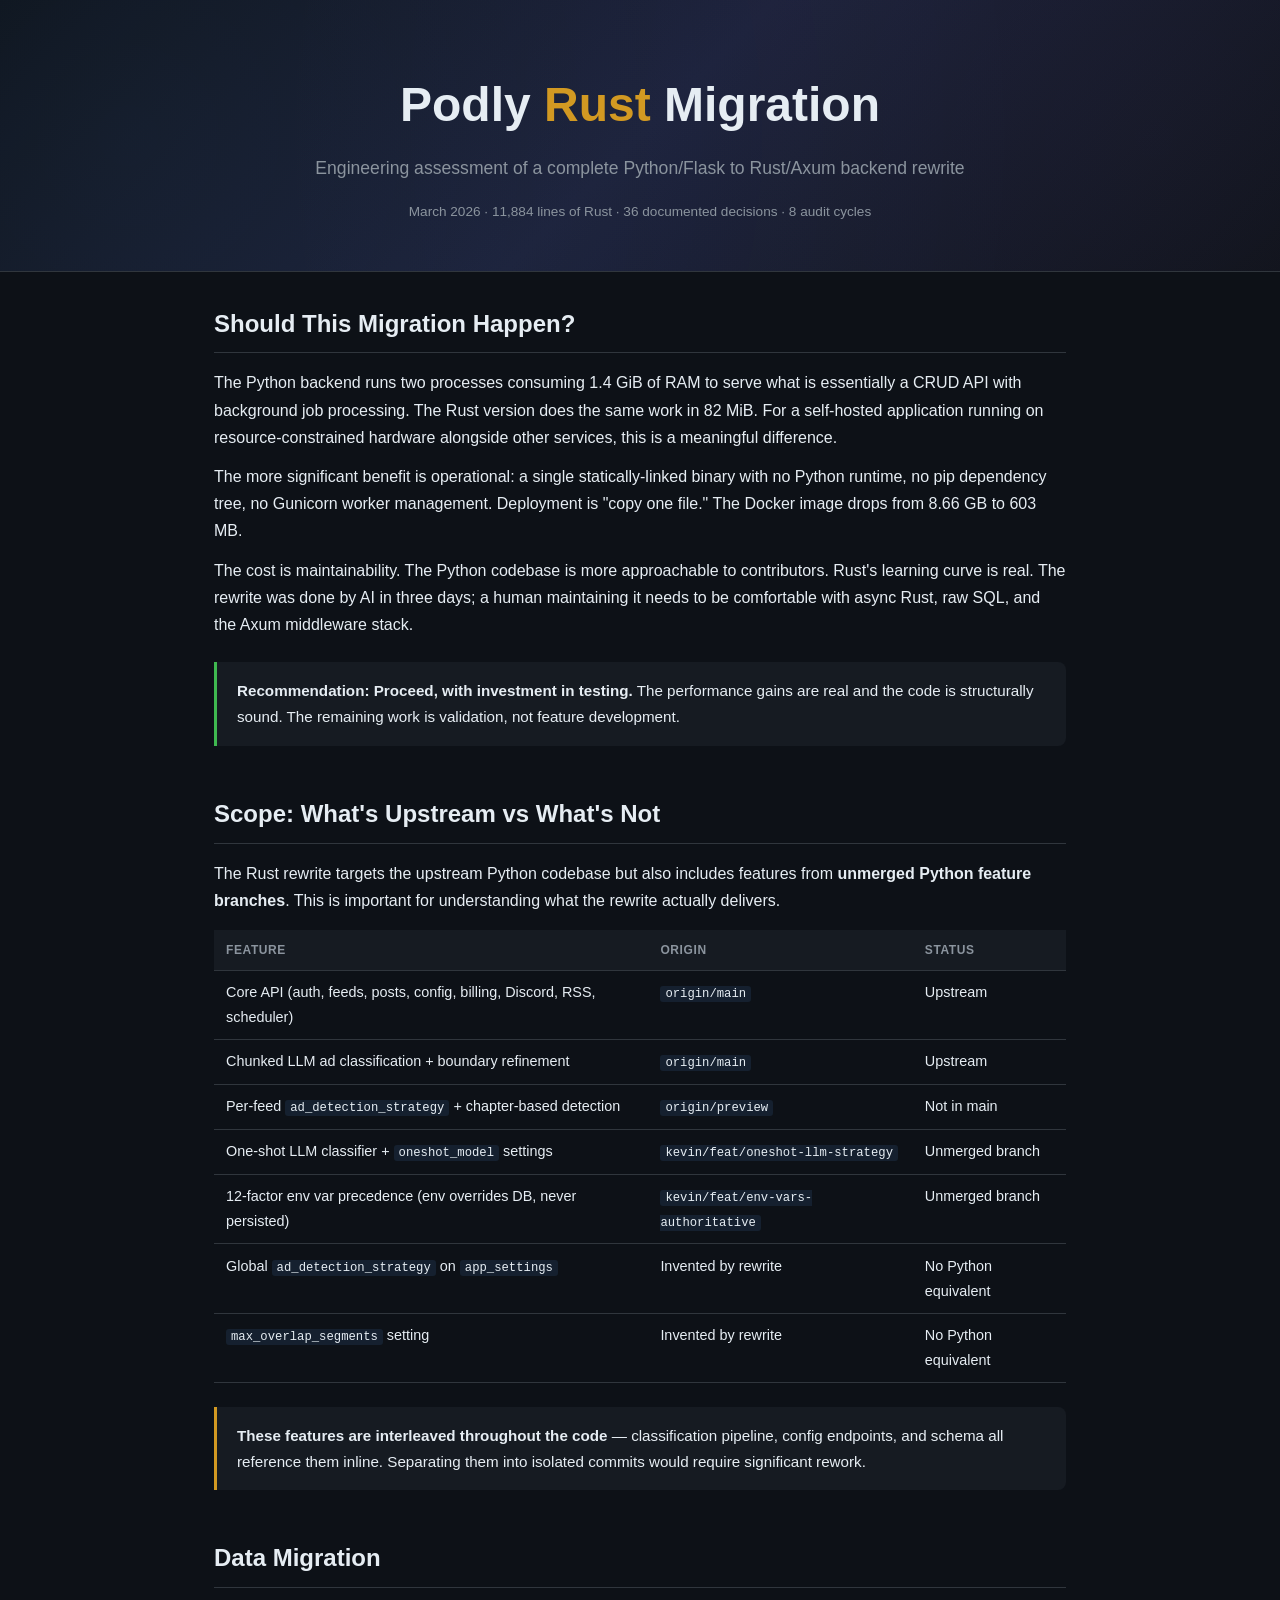
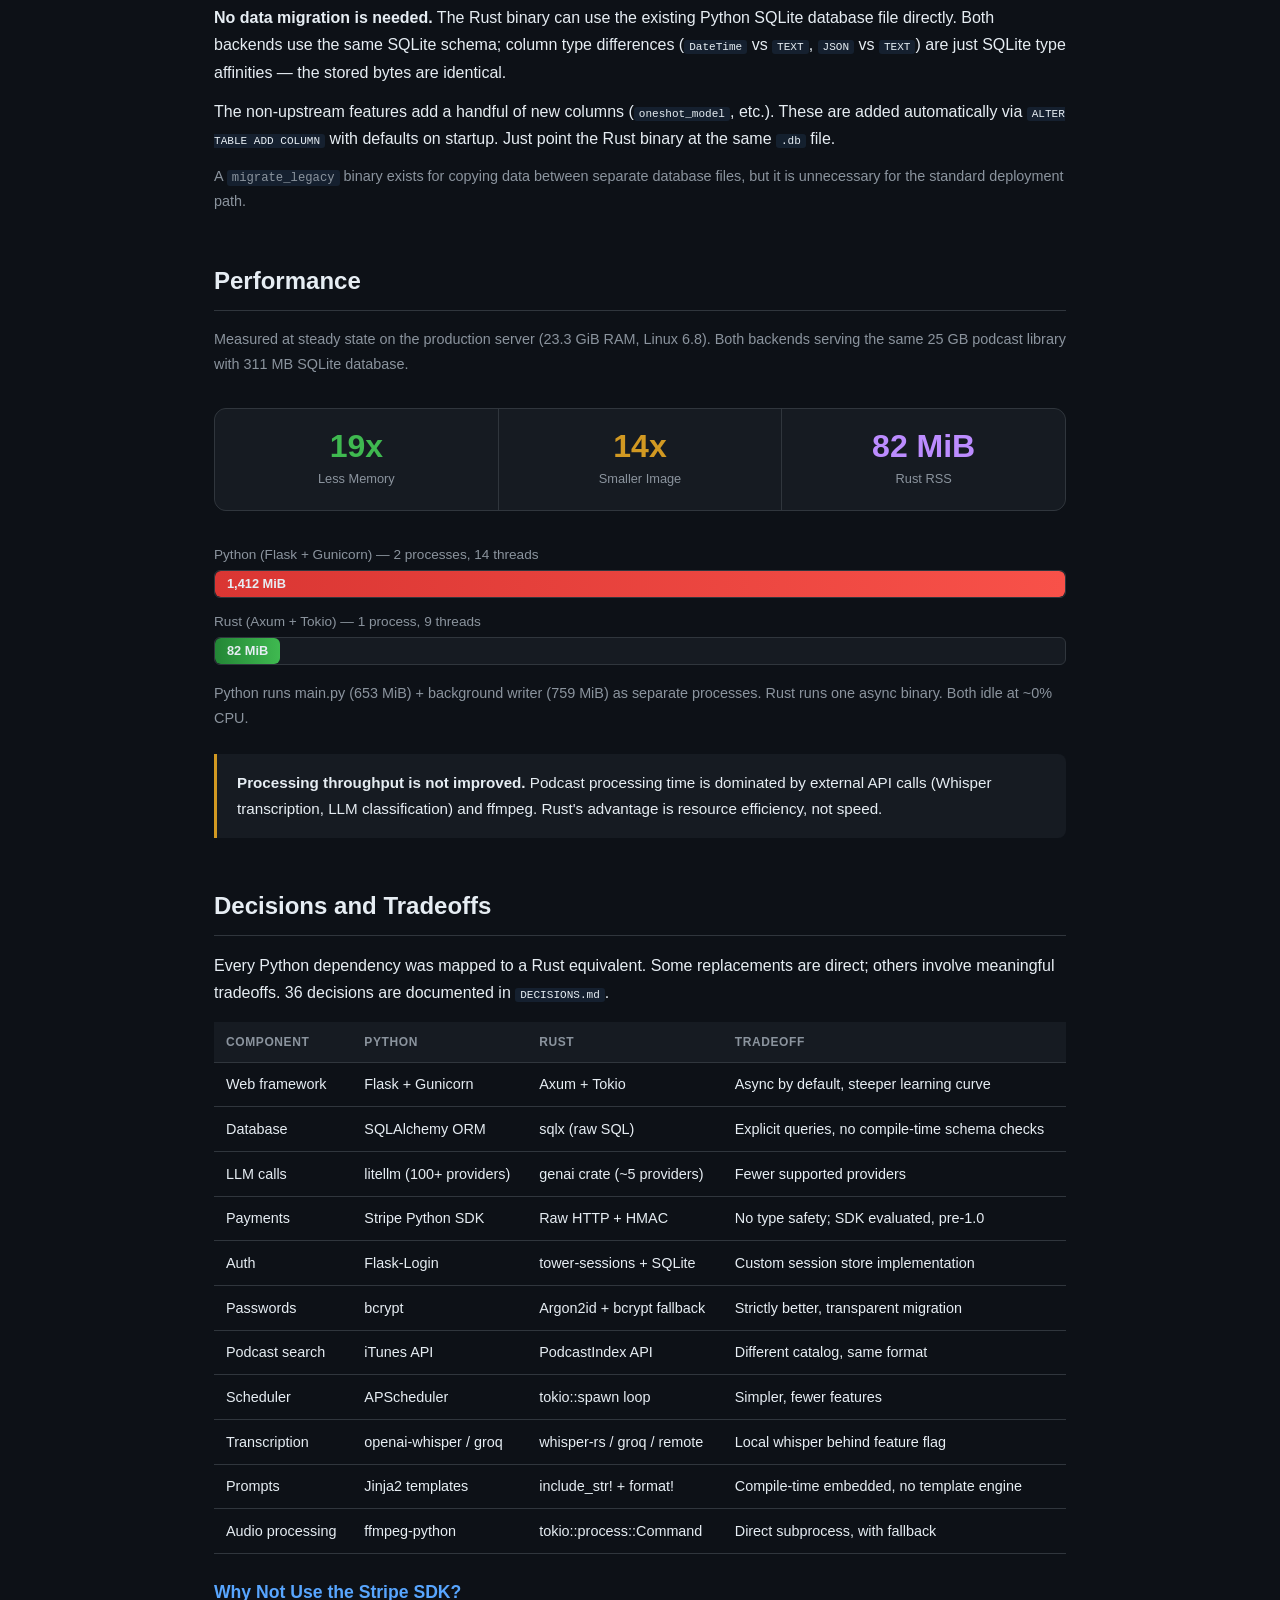
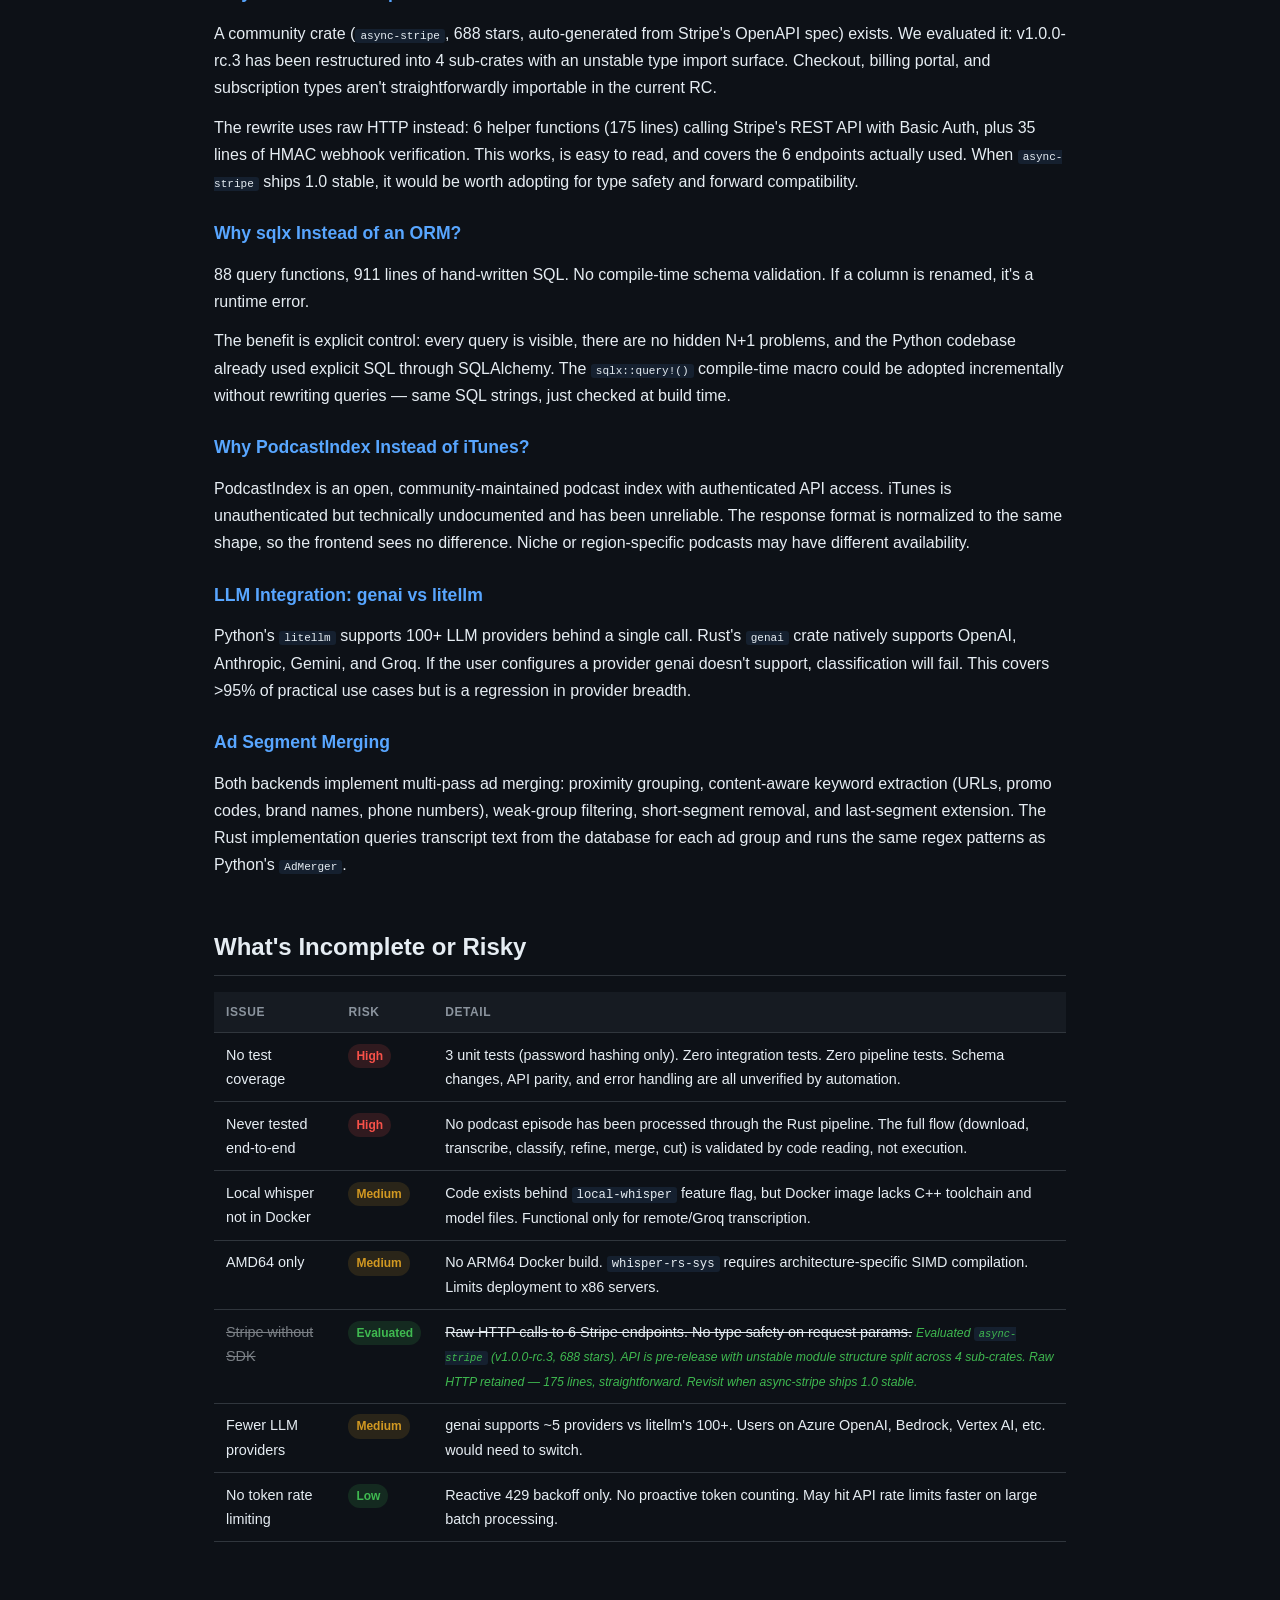
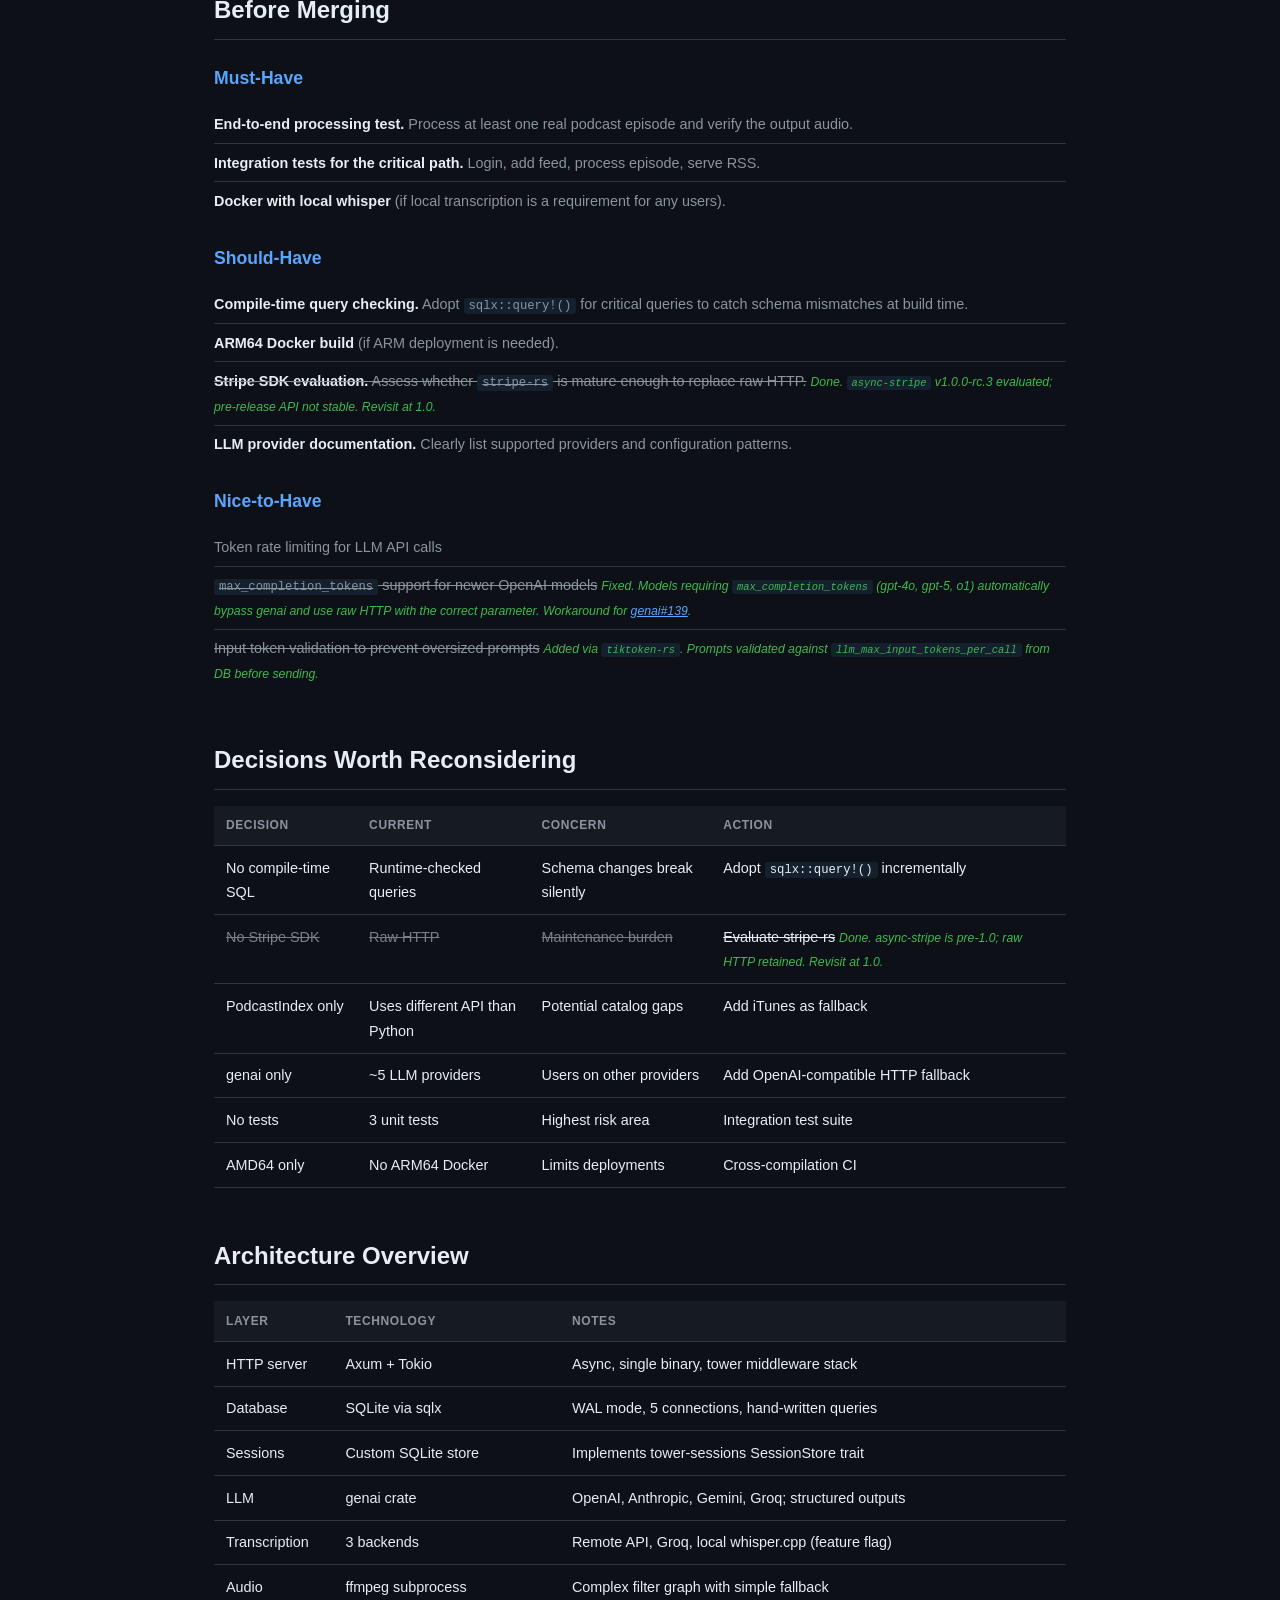
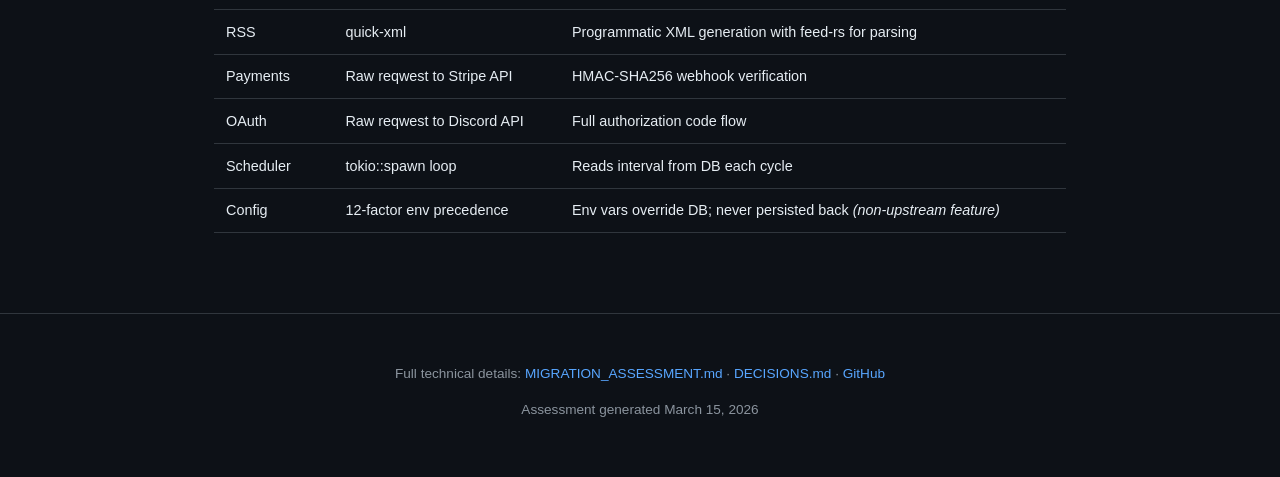
<file: rust-rewrite.html>
<!DOCTYPE html>
<html lang="en">
<head>
<meta charset="UTF-8">
<meta name="viewport" content="width=device-width, initial-scale=1.0">
<title>Podly Rust Migration — Engineering Assessment</title>
<style>
  :root {
    --bg: #0d1117; --surface: #161b22; --border: #30363d;
    --text: #e6edf3; --text-muted: #8b949e; --accent: #58a6ff;
    --green: #3fb950; --red: #f85149; --orange: #d29922; --purple: #bc8cff;
  }
  * { box-sizing: border-box; margin: 0; padding: 0; }
  body { font-family: -apple-system, BlinkMacSystemFont, 'Segoe UI', Helvetica, Arial, sans-serif; background: var(--bg); color: var(--text); line-height: 1.7; }

  .hero { background: linear-gradient(135deg, #0d1117 0%, #1a1f36 50%, #0d1117 100%); padding: 4rem 1.5rem 3rem; text-align: center; border-bottom: 1px solid var(--border); position: relative; overflow: hidden; }
  .hero::before { content: ''; position: absolute; top: -50%; left: -50%; width: 200%; height: 200%; background: radial-gradient(circle at 30% 50%, rgba(88,166,255,0.06) 0%, transparent 50%), radial-gradient(circle at 70% 50%, rgba(188,140,255,0.04) 0%, transparent 50%); pointer-events: none; }
  .hero h1 { font-size: clamp(2rem, 5vw, 3rem); font-weight: 800; margin-bottom: 0.5rem; position: relative; }
  .hero h1 .rust { color: var(--orange); }
  .hero p { color: var(--text-muted); font-size: 1.1rem; max-width: 650px; margin: 0 auto; position: relative; }
  .hero-meta { color: var(--text-muted); font-size: 0.85rem; margin-top: 1rem; position: relative; }

  .container { max-width: 900px; margin: 0 auto; padding: 2rem 1.5rem; }

  section { margin-bottom: 3rem; }
  h2 { font-size: 1.5rem; font-weight: 700; margin-bottom: 1rem; padding-bottom: 0.5rem; border-bottom: 1px solid var(--border); }
  h3 { font-size: 1.1rem; font-weight: 600; color: var(--accent); margin: 1.5rem 0 0.75rem; }
  p { margin-bottom: 0.75rem; }
  p.muted { color: var(--text-muted); font-size: 0.9rem; }
  strong { color: var(--text); }
  code { background: rgba(88,166,255,0.1); padding: 1px 5px; border-radius: 3px; font-size: 0.85em; }

  .verdict { background: var(--surface); border-left: 3px solid var(--green); border-radius: 0 8px 8px 0; padding: 1rem 1.25rem; margin: 1.5rem 0; font-size: 0.95rem; }
  .verdict.caution { border-left-color: var(--orange); }
  .verdict.risk { border-left-color: var(--red); }

  .metrics-bar { display: grid; grid-template-columns: repeat(auto-fit, minmax(180px, 1fr)); gap: 1px; background: var(--border); border: 1px solid var(--border); border-radius: 12px; overflow: hidden; margin: 2rem 0; }
  .metric { background: var(--surface); padding: 1.25rem; text-align: center; }
  .metric-value { font-size: 2rem; font-weight: 800; line-height: 1.1; }
  .metric-value.green { color: var(--green); } .metric-value.orange { color: var(--orange); } .metric-value.purple { color: var(--purple); }
  .metric-label { color: var(--text-muted); font-size: 0.8rem; margin-top: 0.25rem; }

  table { width: 100%; border-collapse: collapse; font-size: 0.9rem; margin: 1rem 0; }
  th, td { padding: 0.6rem 0.75rem; text-align: left; border-bottom: 1px solid var(--border); vertical-align: top; }
  th { background: var(--surface); color: var(--text-muted); font-size: 0.75rem; text-transform: uppercase; letter-spacing: 0.05em; }
  tr:hover td { background: rgba(88,166,255,0.04); }

  .badge { display: inline-block; padding: 2px 8px; border-radius: 12px; font-size: 0.75rem; font-weight: 600; }
  .badge.high { background: rgba(248,81,73,0.15); color: var(--red); }
  .badge.medium { background: rgba(210,153,34,0.15); color: var(--orange); }
  .badge.low { background: rgba(63,185,80,0.15); color: var(--green); }

  .bar-chart { margin: 1rem 0; }
  .bar-group { margin-bottom: 0.75rem; }
  .bar-group .bar-label { font-size: 0.85rem; color: var(--text-muted); margin-bottom: 0.25rem; }
  .bar-track { background: var(--surface); border-radius: 6px; height: 28px; overflow: hidden; border: 1px solid var(--border); }
  .bar-fill { height: 100%; border-radius: 6px; display: flex; align-items: center; padding: 0 12px; font-size: 0.8rem; font-weight: 600; min-width: fit-content; white-space: nowrap; }
  .bar-fill.python { background: linear-gradient(90deg, #da3633, #f85149); }
  .bar-fill.rust { background: linear-gradient(90deg, #238636, #3fb950); }

  ul.clean { list-style: none; padding: 0; }
  ul.clean li { padding: 0.4rem 0; border-bottom: 1px solid var(--border); color: var(--text-muted); font-size: 0.9rem; }
  ul.clean li:last-child { border: none; }

  .resolved { text-decoration: line-through; opacity: 0.5; }
  .resolved-note { color: var(--green); font-size: 0.85em; font-style: italic; }
  td.resolved-cell { text-decoration: line-through; opacity: 0.5; }

  footer { text-align: center; padding: 3rem 1rem; border-top: 1px solid var(--border); color: var(--text-muted); font-size: 0.85rem; }
  footer a { color: var(--accent); text-decoration: none; }

  @media (max-width: 600px) {
    .metrics-bar { grid-template-columns: repeat(2, 1fr); }
    table { font-size: 0.8rem; }
    th, td { padding: 0.4rem; }
  }
</style>
</head>
<body>

<div class="hero">
  <h1>Podly <span class="rust">Rust</span> Migration</h1>
  <p>Engineering assessment of a complete Python/Flask to Rust/Axum backend rewrite</p>
  <div class="hero-meta">March 2026 &middot; 11,884 lines of Rust &middot; 36 documented decisions &middot; 8 audit cycles</div>
</div>

<div class="container">

<!-- Should We Do This? -->
<section>
  <h2>Should This Migration Happen?</h2>

  <p>The Python backend runs two processes consuming 1.4 GiB of RAM to serve what is essentially a CRUD API with background job processing. The Rust version does the same work in 82 MiB. For a self-hosted application running on resource-constrained hardware alongside other services, this is a meaningful difference.</p>

  <p>The more significant benefit is operational: a single statically-linked binary with no Python runtime, no pip dependency tree, no Gunicorn worker management. Deployment is "copy one file." The Docker image drops from 8.66 GB to 603 MB.</p>

  <p>The cost is maintainability. The Python codebase is more approachable to contributors. Rust's learning curve is real. The rewrite was done by AI in three days; a human maintaining it needs to be comfortable with async Rust, raw SQL, and the Axum middleware stack.</p>

  <div class="verdict">
    <strong>Recommendation: Proceed, with investment in testing.</strong> The performance gains are real and the code is structurally sound. The remaining work is validation, not feature development.
  </div>
</section>

<!-- Scope -->
<section>
  <h2>Scope: What's Upstream vs What's Not</h2>

  <p>The Rust rewrite targets the upstream Python codebase but also includes features from <strong>unmerged Python feature branches</strong>. This is important for understanding what the rewrite actually delivers.</p>

  <table>
    <thead><tr><th>Feature</th><th>Origin</th><th>Status</th></tr></thead>
    <tbody>
      <tr><td>Core API (auth, feeds, posts, config, billing, Discord, RSS, scheduler)</td><td><code>origin/main</code></td><td>Upstream</td></tr>
      <tr><td>Chunked LLM ad classification + boundary refinement</td><td><code>origin/main</code></td><td>Upstream</td></tr>
      <tr><td>Per-feed <code>ad_detection_strategy</code> + chapter-based detection</td><td><code>origin/preview</code></td><td>Not in main</td></tr>
      <tr><td>One-shot LLM classifier + <code>oneshot_model</code> settings</td><td><code>kevin/feat/oneshot-llm-strategy</code></td><td>Unmerged branch</td></tr>
      <tr><td>12-factor env var precedence (env overrides DB, never persisted)</td><td><code>kevin/feat/env-vars-authoritative</code></td><td>Unmerged branch</td></tr>
      <tr><td>Global <code>ad_detection_strategy</code> on <code>app_settings</code></td><td>Invented by rewrite</td><td>No Python equivalent</td></tr>
      <tr><td><code>max_overlap_segments</code> setting</td><td>Invented by rewrite</td><td>No Python equivalent</td></tr>
    </tbody>
  </table>

  <div class="verdict caution">
    <strong>These features are interleaved throughout the code</strong> &mdash; classification pipeline, config endpoints, and schema all reference them inline. Separating them into isolated commits would require significant rework.
  </div>
</section>

<!-- Data Migration -->
<section>
  <h2>Data Migration</h2>

  <p><strong>No data migration is needed.</strong> The Rust binary can use the existing Python SQLite database file directly. Both backends use the same SQLite schema; column type differences (<code>DateTime</code> vs <code>TEXT</code>, <code>JSON</code> vs <code>TEXT</code>) are just SQLite type affinities &mdash; the stored bytes are identical.</p>

  <p>The non-upstream features add a handful of new columns (<code>oneshot_model</code>, etc.). These are added automatically via <code>ALTER TABLE ADD COLUMN</code> with defaults on startup. Just point the Rust binary at the same <code>.db</code> file.</p>

  <p class="muted">A <code>migrate_legacy</code> binary exists for copying data between separate database files, but it is unnecessary for the standard deployment path.</p>
</section>

<!-- Performance -->
<section>
  <h2>Performance</h2>

  <p class="muted">Measured at steady state on the production server (23.3 GiB RAM, Linux 6.8). Both backends serving the same 25 GB podcast library with 311 MB SQLite database.</p>

  <div class="metrics-bar">
    <div class="metric"><div class="metric-value green">19x</div><div class="metric-label">Less Memory</div></div>
    <div class="metric"><div class="metric-value orange">14x</div><div class="metric-label">Smaller Image</div></div>
    <div class="metric"><div class="metric-value purple">82 MiB</div><div class="metric-label">Rust RSS</div></div>
  </div>

  <div class="bar-chart">
    <div class="bar-group"><div class="bar-label">Python (Flask + Gunicorn) &mdash; 2 processes, 14 threads</div><div class="bar-track"><div class="bar-fill python" style="width: 100%;">1,412 MiB</div></div></div>
    <div class="bar-group"><div class="bar-label">Rust (Axum + Tokio) &mdash; 1 process, 9 threads</div><div class="bar-track"><div class="bar-fill rust" style="width: 5.8%;">82 MiB</div></div></div>
  </div>

  <p class="muted">Python runs main.py (653 MiB) + background writer (759 MiB) as separate processes. Rust runs one async binary. Both idle at ~0% CPU.</p>

  <div class="verdict caution">
    <strong>Processing throughput is not improved.</strong> Podcast processing time is dominated by external API calls (Whisper transcription, LLM classification) and ffmpeg. Rust's advantage is resource efficiency, not speed.
  </div>
</section>

<!-- Decisions and Tradeoffs -->
<section>
  <h2>Decisions and Tradeoffs</h2>

  <p>Every Python dependency was mapped to a Rust equivalent. Some replacements are direct; others involve meaningful tradeoffs. 36 decisions are documented in <code>DECISIONS.md</code>.</p>

  <table>
    <thead><tr><th>Component</th><th>Python</th><th>Rust</th><th>Tradeoff</th></tr></thead>
    <tbody>
      <tr><td>Web framework</td><td>Flask + Gunicorn</td><td>Axum + Tokio</td><td>Async by default, steeper learning curve</td></tr>
      <tr><td>Database</td><td>SQLAlchemy ORM</td><td>sqlx (raw SQL)</td><td>Explicit queries, no compile-time schema checks</td></tr>
      <tr><td>LLM calls</td><td>litellm (100+ providers)</td><td>genai crate (~5 providers)</td><td>Fewer supported providers</td></tr>
      <tr><td>Payments</td><td>Stripe Python SDK</td><td>Raw HTTP + HMAC</td><td>No type safety; SDK evaluated, pre-1.0</td></tr>
      <tr><td>Auth</td><td>Flask-Login</td><td>tower-sessions + SQLite</td><td>Custom session store implementation</td></tr>
      <tr><td>Passwords</td><td>bcrypt</td><td>Argon2id + bcrypt fallback</td><td>Strictly better, transparent migration</td></tr>
      <tr><td>Podcast search</td><td>iTunes API</td><td>PodcastIndex API</td><td>Different catalog, same format</td></tr>
      <tr><td>Scheduler</td><td>APScheduler</td><td>tokio::spawn loop</td><td>Simpler, fewer features</td></tr>
      <tr><td>Transcription</td><td>openai-whisper / groq</td><td>whisper-rs / groq / remote</td><td>Local whisper behind feature flag</td></tr>
      <tr><td>Prompts</td><td>Jinja2 templates</td><td>include_str! + format!</td><td>Compile-time embedded, no template engine</td></tr>
      <tr><td>Audio processing</td><td>ffmpeg-python</td><td>tokio::process::Command</td><td>Direct subprocess, with fallback</td></tr>
    </tbody>
  </table>

  <h3>Why Not Use the Stripe SDK?</h3>
  <p>A community crate (<code>async-stripe</code>, 688 stars, auto-generated from Stripe's OpenAPI spec) exists. We evaluated it: v1.0.0-rc.3 has been restructured into 4 sub-crates with an unstable type import surface. Checkout, billing portal, and subscription types aren't straightforwardly importable in the current RC.</p>
  <p>The rewrite uses raw HTTP instead: 6 helper functions (175 lines) calling Stripe's REST API with Basic Auth, plus 35 lines of HMAC webhook verification. This works, is easy to read, and covers the 6 endpoints actually used. When <code>async-stripe</code> ships 1.0 stable, it would be worth adopting for type safety and forward compatibility.</p>

  <h3>Why sqlx Instead of an ORM?</h3>
  <p>88 query functions, 911 lines of hand-written SQL. No compile-time schema validation. If a column is renamed, it's a runtime error.</p>
  <p>The benefit is explicit control: every query is visible, there are no hidden N+1 problems, and the Python codebase already used explicit SQL through SQLAlchemy. The <code>sqlx::query!()</code> compile-time macro could be adopted incrementally without rewriting queries &mdash; same SQL strings, just checked at build time.</p>

  <h3>Why PodcastIndex Instead of iTunes?</h3>
  <p>PodcastIndex is an open, community-maintained podcast index with authenticated API access. iTunes is unauthenticated but technically undocumented and has been unreliable. The response format is normalized to the same shape, so the frontend sees no difference. Niche or region-specific podcasts may have different availability.</p>

  <h3>LLM Integration: genai vs litellm</h3>
  <p>Python's <code>litellm</code> supports 100+ LLM providers behind a single call. Rust's <code>genai</code> crate natively supports OpenAI, Anthropic, Gemini, and Groq. If the user configures a provider genai doesn't support, classification will fail. This covers &gt;95% of practical use cases but is a regression in provider breadth.</p>

  <h3>Ad Segment Merging</h3>
  <p>Both backends implement multi-pass ad merging: proximity grouping, content-aware keyword extraction (URLs, promo codes, brand names, phone numbers), weak-group filtering, short-segment removal, and last-segment extension. The Rust implementation queries transcript text from the database for each ad group and runs the same regex patterns as Python's <code>AdMerger</code>.</p>
</section>

<!-- What's Incomplete -->
<section>
  <h2>What's Incomplete or Risky</h2>

  <table>
    <thead><tr><th>Issue</th><th>Risk</th><th>Detail</th></tr></thead>
    <tbody>
      <tr>
        <td>No test coverage</td>
        <td><span class="badge high">High</span></td>
        <td>3 unit tests (password hashing only). Zero integration tests. Zero pipeline tests. Schema changes, API parity, and error handling are all unverified by automation.</td>
      </tr>
      <tr>
        <td>Never tested end-to-end</td>
        <td><span class="badge high">High</span></td>
        <td>No podcast episode has been processed through the Rust pipeline. The full flow (download, transcribe, classify, refine, merge, cut) is validated by code reading, not execution.</td>
      </tr>
      <tr>
        <td>Local whisper not in Docker</td>
        <td><span class="badge medium">Medium</span></td>
        <td>Code exists behind <code>local-whisper</code> feature flag, but Docker image lacks C++ toolchain and model files. Functional only for remote/Groq transcription.</td>
      </tr>
      <tr>
        <td>AMD64 only</td>
        <td><span class="badge medium">Medium</span></td>
        <td>No ARM64 Docker build. <code>whisper-rs-sys</code> requires architecture-specific SIMD compilation. Limits deployment to x86 servers.</td>
      </tr>
      <tr>
        <td class="resolved-cell">Stripe without SDK</td>
        <td><span class="badge low">Evaluated</span></td>
        <td><s>Raw HTTP calls to 6 Stripe endpoints. No type safety on request params.</s> <span class="resolved-note">Evaluated <code>async-stripe</code> (v1.0.0-rc.3, 688 stars). API is pre-release with unstable module structure split across 4 sub-crates. Raw HTTP retained &mdash; 175 lines, straightforward. Revisit when async-stripe ships 1.0 stable.</span></td>
      </tr>
      <tr>
        <td>Fewer LLM providers</td>
        <td><span class="badge medium">Medium</span></td>
        <td>genai supports ~5 providers vs litellm's 100+. Users on Azure OpenAI, Bedrock, Vertex AI, etc. would need to switch.</td>
      </tr>
      <tr>
        <td>No token rate limiting</td>
        <td><span class="badge low">Low</span></td>
        <td>Reactive 429 backoff only. No proactive token counting. May hit API rate limits faster on large batch processing.</td>
      </tr>
    </tbody>
  </table>
</section>

<!-- Before Merging -->
<section>
  <h2>Before Merging</h2>

  <h3>Must-Have</h3>
  <ul class="clean">
    <li><strong>End-to-end processing test.</strong> Process at least one real podcast episode and verify the output audio.</li>
    <li><strong>Integration tests for the critical path.</strong> Login, add feed, process episode, serve RSS.</li>
    <li><strong>Docker with local whisper</strong> (if local transcription is a requirement for any users).</li>
  </ul>

  <h3>Should-Have</h3>
  <ul class="clean">
    <li><strong>Compile-time query checking.</strong> Adopt <code>sqlx::query!()</code> for critical queries to catch schema mismatches at build time.</li>
    <li><strong>ARM64 Docker build</strong> (if ARM deployment is needed).</li>
    <li><s><strong>Stripe SDK evaluation.</strong> Assess whether <code>stripe-rs</code> is mature enough to replace raw HTTP.</s> <span class="resolved-note">Done. <code>async-stripe</code> v1.0.0-rc.3 evaluated; pre-release API not stable. Revisit at 1.0.</span></li>
    <li><strong>LLM provider documentation.</strong> Clearly list supported providers and configuration patterns.</li>
  </ul>

  <h3>Nice-to-Have</h3>
  <ul class="clean">
    <li>Token rate limiting for LLM API calls</li>
    <li><s><code>max_completion_tokens</code> support for newer OpenAI models</s> <span class="resolved-note">Fixed. Models requiring <code>max_completion_tokens</code> (gpt-4o, gpt-5, o1) automatically bypass genai and use raw HTTP with the correct parameter. Workaround for <a href="https://github.com/jeremychone/rust-genai/issues/139" style="color:var(--accent);">genai#139</a>.</span></li>
    <li><s>Input token validation to prevent oversized prompts</s> <span class="resolved-note">Added via <code>tiktoken-rs</code>. Prompts validated against <code>llm_max_input_tokens_per_call</code> from DB before sending.</span></li>
  </ul>
</section>

<!-- Decisions Worth Reconsidering -->
<section>
  <h2>Decisions Worth Reconsidering</h2>
  <table>
    <thead><tr><th>Decision</th><th>Current</th><th>Concern</th><th>Action</th></tr></thead>
    <tbody>
      <tr><td>No compile-time SQL</td><td>Runtime-checked queries</td><td>Schema changes break silently</td><td>Adopt <code>sqlx::query!()</code> incrementally</td></tr>
      <tr><td class="resolved-cell">No Stripe SDK</td><td class="resolved-cell">Raw HTTP</td><td class="resolved-cell">Maintenance burden</td><td><s>Evaluate stripe-rs</s> <span class="resolved-note">Done. async-stripe is pre-1.0; raw HTTP retained. Revisit at 1.0.</span></td></tr>
      <tr><td>PodcastIndex only</td><td>Uses different API than Python</td><td>Potential catalog gaps</td><td>Add iTunes as fallback</td></tr>
      <tr><td>genai only</td><td>~5 LLM providers</td><td>Users on other providers</td><td>Add OpenAI-compatible HTTP fallback</td></tr>
      <tr><td>No tests</td><td>3 unit tests</td><td>Highest risk area</td><td>Integration test suite</td></tr>
      <tr><td>AMD64 only</td><td>No ARM64 Docker</td><td>Limits deployments</td><td>Cross-compilation CI</td></tr>
    </tbody>
  </table>
</section>

<!-- Architecture -->
<section>
  <h2>Architecture Overview</h2>
  <table>
    <thead><tr><th>Layer</th><th>Technology</th><th>Notes</th></tr></thead>
    <tbody>
      <tr><td>HTTP server</td><td>Axum + Tokio</td><td>Async, single binary, tower middleware stack</td></tr>
      <tr><td>Database</td><td>SQLite via sqlx</td><td>WAL mode, 5 connections, hand-written queries</td></tr>
      <tr><td>Sessions</td><td>Custom SQLite store</td><td>Implements tower-sessions SessionStore trait</td></tr>
      <tr><td>LLM</td><td>genai crate</td><td>OpenAI, Anthropic, Gemini, Groq; structured outputs</td></tr>
      <tr><td>Transcription</td><td>3 backends</td><td>Remote API, Groq, local whisper.cpp (feature flag)</td></tr>
      <tr><td>Audio</td><td>ffmpeg subprocess</td><td>Complex filter graph with simple fallback</td></tr>
      <tr><td>RSS</td><td>quick-xml</td><td>Programmatic XML generation with feed-rs for parsing</td></tr>
      <tr><td>Payments</td><td>Raw reqwest to Stripe API</td><td>HMAC-SHA256 webhook verification</td></tr>
      <tr><td>OAuth</td><td>Raw reqwest to Discord API</td><td>Full authorization code flow</td></tr>
      <tr><td>Scheduler</td><td>tokio::spawn loop</td><td>Reads interval from DB each cycle</td></tr>
      <tr><td>Config</td><td>12-factor env precedence</td><td>Env vars override DB; never persisted back <em>(non-upstream feature)</em></td></tr>
    </tbody>
  </table>
</section>

</div>

<footer>
  <p>Full technical details: <a href="https://github.com/kevinriste/podly_pure_podcasts/blob/rust-backend/docs/MIGRATION_ASSESSMENT.md">MIGRATION_ASSESSMENT.md</a> &middot; <a href="https://github.com/kevinriste/podly_pure_podcasts/blob/rust-backend/DECISIONS.md">DECISIONS.md</a> &middot; <a href="https://github.com/kevinriste/podly_pure_podcasts">GitHub</a></p>
  <p style="margin-top: 0.5rem;">Assessment generated March 15, 2026</p>
</footer>

</body>
</html>
</file>
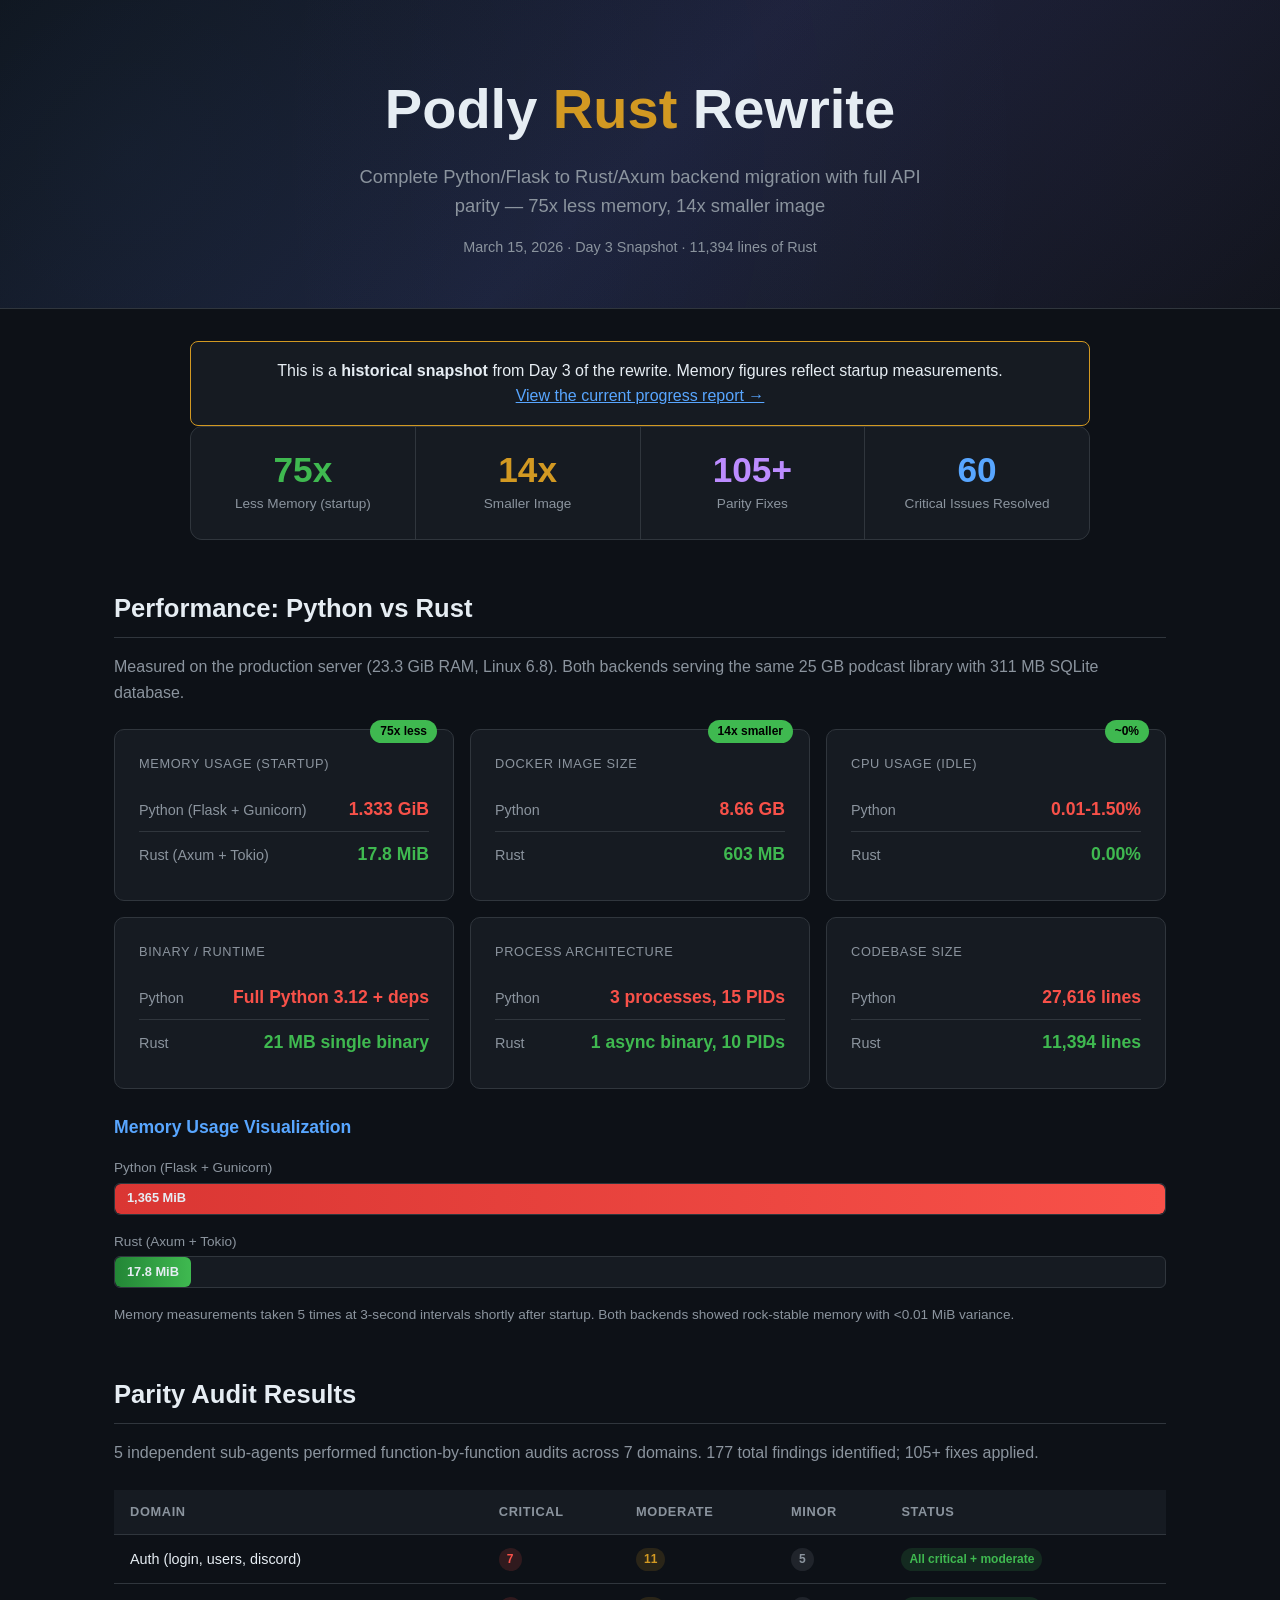
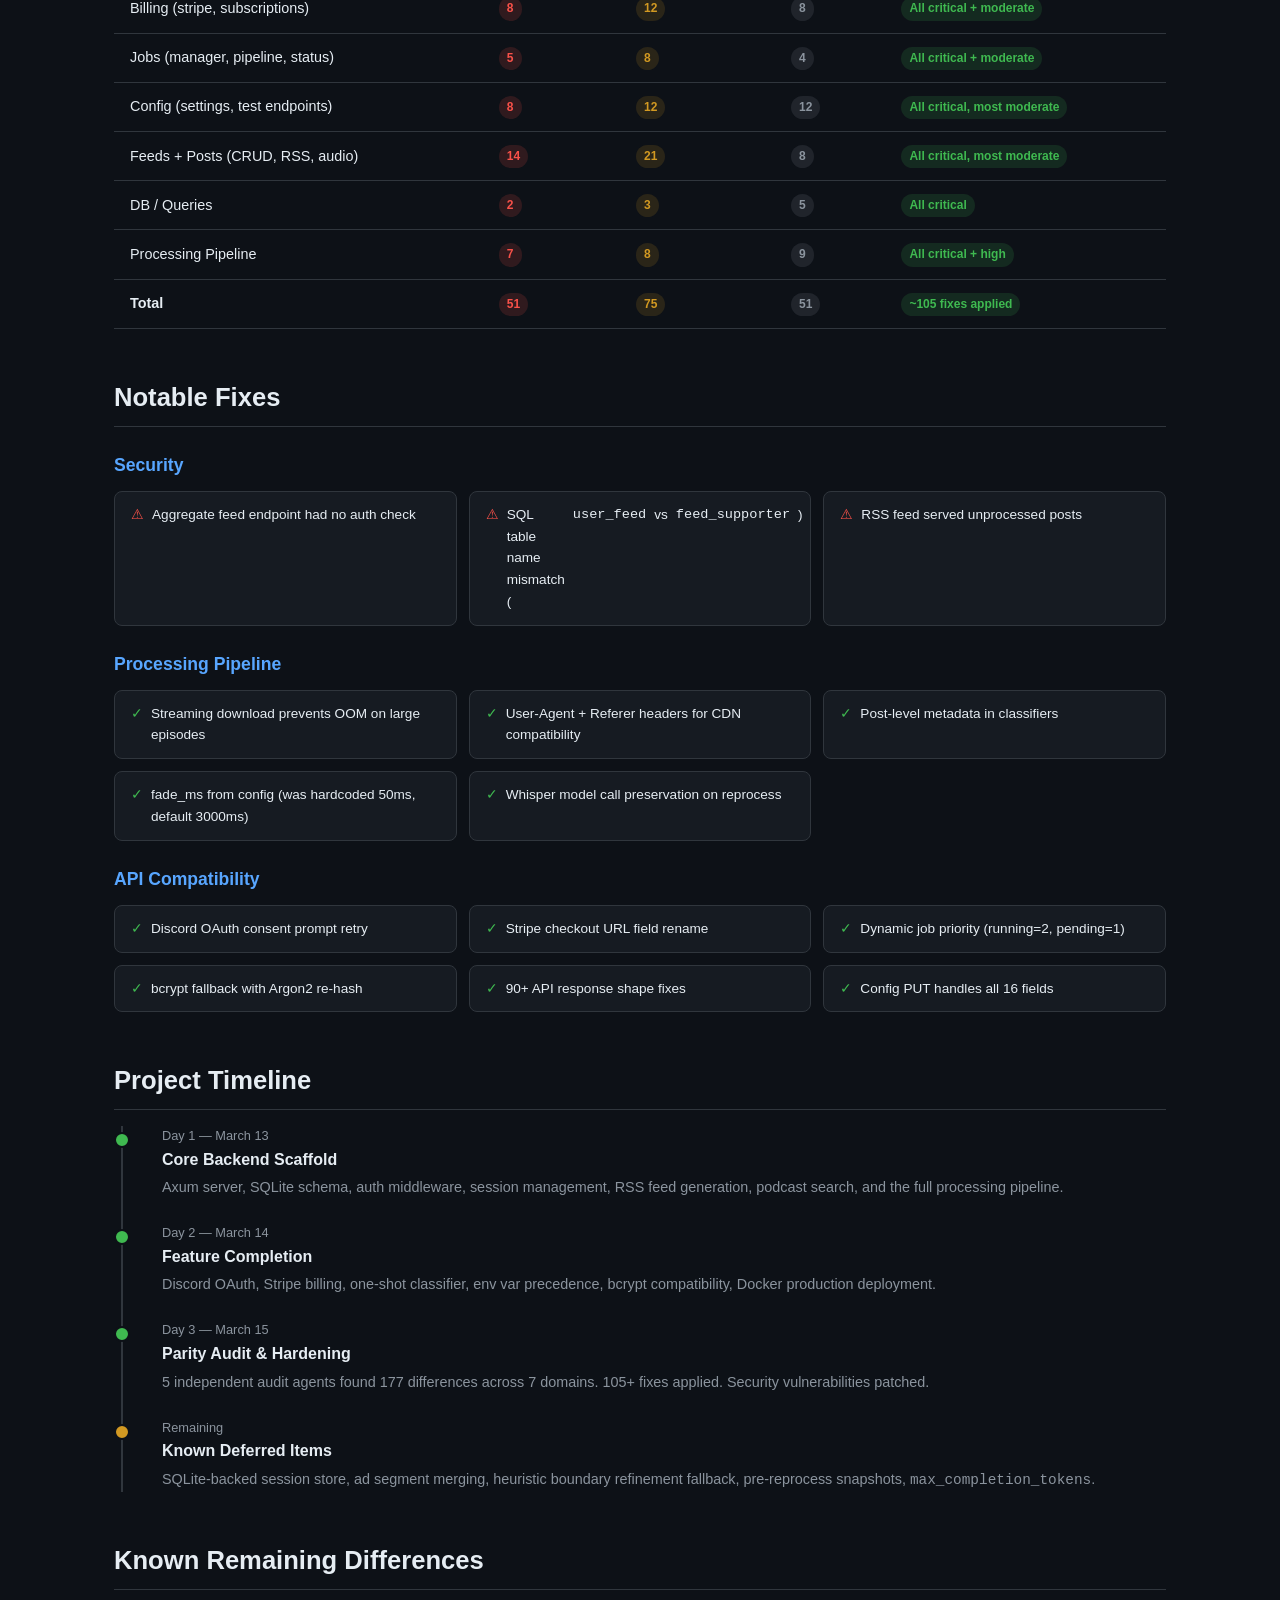
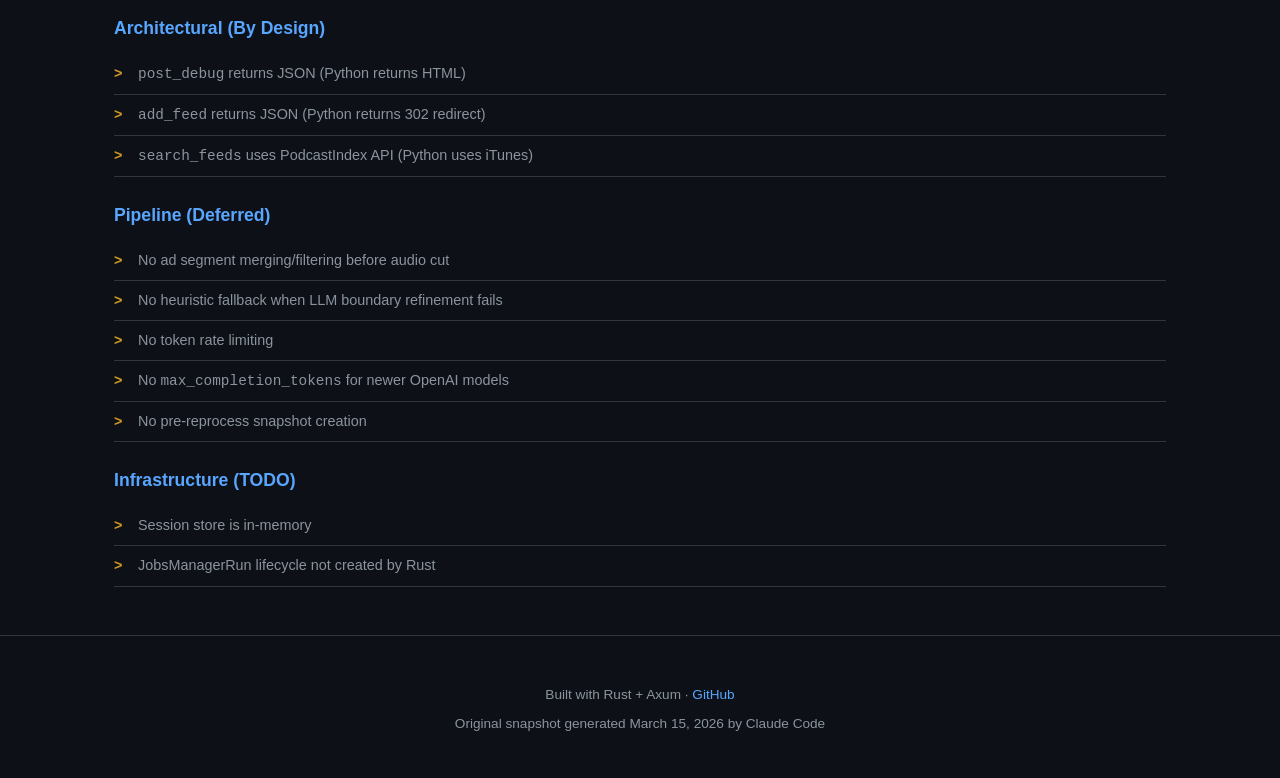
<file: docs/rust-rewrite-progress-v1.html>
<!DOCTYPE html>
<html lang="en">
<head>
<meta charset="UTF-8">
<meta name="viewport" content="width=device-width, initial-scale=1.0">
<title>Podly Rust Rewrite — Day 3 Snapshot</title>
<style>
  :root {
    --bg: #0d1117; --surface: #161b22; --border: #30363d;
    --text: #e6edf3; --text-muted: #8b949e; --accent: #58a6ff;
    --green: #3fb950; --red: #f85149; --orange: #d29922; --purple: #bc8cff;
  }
  * { box-sizing: border-box; margin: 0; padding: 0; }
  body { font-family: -apple-system, BlinkMacSystemFont, 'Segoe UI', Helvetica, Arial, sans-serif; background: var(--bg); color: var(--text); line-height: 1.6; }
  .hero { background: linear-gradient(135deg, #0d1117 0%, #1a1f36 50%, #0d1117 100%); padding: 4rem 1.5rem 3rem; text-align: center; border-bottom: 1px solid var(--border); position: relative; overflow: hidden; }
  .hero::before { content: ''; position: absolute; top: -50%; left: -50%; width: 200%; height: 200%; background: radial-gradient(circle at 30% 50%, rgba(88,166,255,0.06) 0%, transparent 50%), radial-gradient(circle at 70% 50%, rgba(188,140,255,0.04) 0%, transparent 50%); pointer-events: none; }
  .hero h1 { font-size: clamp(2rem, 5vw, 3.5rem); font-weight: 800; margin-bottom: 0.5rem; position: relative; }
  .hero h1 .rust { color: var(--orange); }
  .hero p { color: var(--text-muted); font-size: 1.15rem; max-width: 600px; margin: 0 auto; position: relative; }
  .hero-date { color: var(--text-muted); font-size: 0.9rem; margin-top: 1rem; position: relative; }
  .container { max-width: 1100px; margin: 0 auto; padding: 0 1.5rem; }
  .metrics-bar { display: grid; grid-template-columns: repeat(auto-fit, minmax(200px, 1fr)); gap: 1px; background: var(--border); border: 1px solid var(--border); border-radius: 12px; overflow: hidden; margin: -2rem auto 3rem; max-width: 900px; position: relative; z-index: 1; }
  .metric { background: var(--surface); padding: 1.5rem; text-align: center; }
  .metric-value { font-size: 2.2rem; font-weight: 800; line-height: 1.1; }
  .metric-value.green { color: var(--green); } .metric-value.orange { color: var(--orange); } .metric-value.purple { color: var(--purple); } .metric-value.accent { color: var(--accent); }
  .metric-label { color: var(--text-muted); font-size: 0.85rem; margin-top: 0.25rem; }
  section { margin-bottom: 3rem; }
  section h2 { font-size: 1.6rem; font-weight: 700; margin-bottom: 1rem; padding-bottom: 0.5rem; border-bottom: 1px solid var(--border); }
  section h3 { font-size: 1.1rem; font-weight: 600; color: var(--accent); margin: 1.5rem 0 0.75rem; }
  .compare-grid { display: grid; grid-template-columns: repeat(auto-fit, minmax(280px, 1fr)); gap: 1rem; }
  .compare-card { background: var(--surface); border: 1px solid var(--border); border-radius: 10px; padding: 1.5rem; position: relative; }
  .compare-card .label { font-size: 0.8rem; text-transform: uppercase; letter-spacing: 0.05em; color: var(--text-muted); margin-bottom: 0.75rem; }
  .compare-row { display: flex; justify-content: space-between; align-items: baseline; padding: 0.5rem 0; border-bottom: 1px solid var(--border); }
  .compare-row:last-child { border: none; }
  .compare-row .tech { color: var(--text-muted); font-size: 0.9rem; } .compare-row .val { font-weight: 600; font-size: 1.1rem; }
  .compare-row .val.python { color: var(--red); } .compare-row .val.rust { color: var(--green); }
  .ratio-badge { position: absolute; top: -10px; right: 16px; background: var(--green); color: #000; font-size: 0.75rem; font-weight: 800; padding: 2px 10px; border-radius: 20px; }
  .bar-chart { margin: 1rem 0; } .bar-group { margin-bottom: 1rem; } .bar-group .bar-label { font-size: 0.85rem; color: var(--text-muted); margin-bottom: 0.25rem; }
  .bar-track { background: var(--surface); border-radius: 6px; height: 32px; position: relative; overflow: hidden; border: 1px solid var(--border); }
  .bar-fill { height: 100%; border-radius: 6px; display: flex; align-items: center; padding: 0 12px; font-size: 0.8rem; font-weight: 600; min-width: fit-content; white-space: nowrap; }
  .bar-fill.python { background: linear-gradient(90deg, #da3633, #f85149); } .bar-fill.rust { background: linear-gradient(90deg, #238636, #3fb950); }
  .audit-table { width: 100%; border-collapse: collapse; font-size: 0.9rem; }
  .audit-table th, .audit-table td { padding: 0.75rem 1rem; text-align: left; border-bottom: 1px solid var(--border); }
  .audit-table th { background: var(--surface); color: var(--text-muted); font-size: 0.8rem; text-transform: uppercase; letter-spacing: 0.05em; }
  .audit-table tr:hover td { background: rgba(88,166,255,0.04); }
  .badge { display: inline-block; padding: 2px 8px; border-radius: 12px; font-size: 0.75rem; font-weight: 600; }
  .badge.critical { background: rgba(248,81,73,0.15); color: var(--red); } .badge.moderate { background: rgba(210,153,34,0.15); color: var(--orange); }
  .badge.minor { background: rgba(139,148,158,0.15); color: var(--text-muted); } .badge.fixed { background: rgba(63,185,80,0.15); color: var(--green); }
  .timeline { position: relative; padding-left: 2rem; }
  .timeline::before { content: ''; position: absolute; left: 7px; top: 0; bottom: 0; width: 2px; background: var(--border); }
  .timeline-item { position: relative; margin-bottom: 1.5rem; padding-left: 1rem; }
  .timeline-item::before { content: ''; position: absolute; left: -2rem; top: 6px; width: 12px; height: 12px; border-radius: 50%; background: var(--accent); border: 2px solid var(--bg); }
  .timeline-item.done::before { background: var(--green); } .timeline-item.pending::before { background: var(--orange); }
  .timeline-date { font-size: 0.8rem; color: var(--text-muted); } .timeline-title { font-weight: 600; margin-bottom: 0.25rem; }
  .timeline-desc { color: var(--text-muted); font-size: 0.9rem; }
  .fixes-grid { display: grid; grid-template-columns: repeat(auto-fill, minmax(320px, 1fr)); gap: 0.75rem; }
  .fix-item { background: var(--surface); border: 1px solid var(--border); border-radius: 8px; padding: 0.75rem 1rem; font-size: 0.85rem; display: flex; gap: 0.5rem; align-items: flex-start; }
  .fix-item .icon { flex-shrink: 0; }
  footer { text-align: center; padding: 3rem 1rem; border-top: 1px solid var(--border); color: var(--text-muted); font-size: 0.85rem; }
  footer a { color: var(--accent); text-decoration: none; } footer a:hover { text-decoration: underline; }
  .remaining-list { list-style: none; padding: 0; }
  .remaining-list li { padding: 0.5rem 0; border-bottom: 1px solid var(--border); color: var(--text-muted); font-size: 0.9rem; padding-left: 1.5rem; position: relative; }
  .remaining-list li::before { content: '>'; position: absolute; left: 0; color: var(--orange); font-weight: bold; }
  .archive-banner { background: var(--surface); border: 1px solid var(--orange); border-radius: 8px; padding: 1rem 1.5rem; margin: 2rem auto; max-width: 900px; text-align: center; position: relative; z-index: 1; }
  .archive-banner a { color: var(--accent); }
  @media (max-width: 600px) { .hero { padding: 3rem 1rem 2rem; } .metrics-bar { grid-template-columns: repeat(2, 1fr); margin-top: -1.5rem; } .compare-grid { grid-template-columns: 1fr; } .fixes-grid { grid-template-columns: 1fr; } }
</style>
</head>
<body>

<div class="hero">
  <h1>Podly <span class="rust">Rust</span> Rewrite</h1>
  <p>Complete Python/Flask to Rust/Axum backend migration with full API parity — 75x less memory, 14x smaller image</p>
  <div class="hero-date">March 15, 2026 &middot; Day 3 Snapshot &middot; 11,394 lines of Rust</div>
</div>

<div class="container">

  <div class="archive-banner">
    This is a <strong>historical snapshot</strong> from Day 3 of the rewrite. Memory figures reflect startup measurements.
    <br><a href="rust-rewrite-progress.html">View the current progress report &rarr;</a>
  </div>

  <div class="metrics-bar">
    <div class="metric"><div class="metric-value green">75x</div><div class="metric-label">Less Memory (startup)</div></div>
    <div class="metric"><div class="metric-value orange">14x</div><div class="metric-label">Smaller Image</div></div>
    <div class="metric"><div class="metric-value purple">105+</div><div class="metric-label">Parity Fixes</div></div>
    <div class="metric"><div class="metric-value accent">60</div><div class="metric-label">Critical Issues Resolved</div></div>
  </div>

  <section>
    <h2>Performance: Python vs Rust</h2>
    <p style="color: var(--text-muted); margin-bottom: 1.5rem;">Measured on the production server (23.3 GiB RAM, Linux 6.8). Both backends serving the same 25 GB podcast library with 311 MB SQLite database.</p>
    <div class="compare-grid">
      <div class="compare-card"><div class="ratio-badge">75x less</div><div class="label">Memory Usage (Startup)</div>
        <div class="compare-row"><span class="tech">Python (Flask + Gunicorn)</span><span class="val python">1.333 GiB</span></div>
        <div class="compare-row"><span class="tech">Rust (Axum + Tokio)</span><span class="val rust">17.8 MiB</span></div>
      </div>
      <div class="compare-card"><div class="ratio-badge">14x smaller</div><div class="label">Docker Image Size</div>
        <div class="compare-row"><span class="tech">Python</span><span class="val python">8.66 GB</span></div>
        <div class="compare-row"><span class="tech">Rust</span><span class="val rust">603 MB</span></div>
      </div>
      <div class="compare-card"><div class="ratio-badge">~0%</div><div class="label">CPU Usage (Idle)</div>
        <div class="compare-row"><span class="tech">Python</span><span class="val python">0.01-1.50%</span></div>
        <div class="compare-row"><span class="tech">Rust</span><span class="val rust">0.00%</span></div>
      </div>
      <div class="compare-card"><div class="label">Binary / Runtime</div>
        <div class="compare-row"><span class="tech">Python</span><span class="val python">Full Python 3.12 + deps</span></div>
        <div class="compare-row"><span class="tech">Rust</span><span class="val rust">21 MB single binary</span></div>
      </div>
      <div class="compare-card"><div class="label">Process Architecture</div>
        <div class="compare-row"><span class="tech">Python</span><span class="val python">3 processes, 15 PIDs</span></div>
        <div class="compare-row"><span class="tech">Rust</span><span class="val rust">1 async binary, 10 PIDs</span></div>
      </div>
      <div class="compare-card"><div class="label">Codebase Size</div>
        <div class="compare-row"><span class="tech">Python</span><span class="val python">27,616 lines</span></div>
        <div class="compare-row"><span class="tech">Rust</span><span class="val rust">11,394 lines</span></div>
      </div>
    </div>
    <h3>Memory Usage Visualization</h3>
    <div class="bar-chart">
      <div class="bar-group"><div class="bar-label">Python (Flask + Gunicorn)</div><div class="bar-track"><div class="bar-fill python" style="width: 100%;">1,365 MiB</div></div></div>
      <div class="bar-group"><div class="bar-label">Rust (Axum + Tokio)</div><div class="bar-track"><div class="bar-fill rust" style="width: 1.3%;">17.8 MiB</div></div></div>
    </div>
    <p style="color: var(--text-muted); font-size: 0.85rem; margin-top: 0.5rem;">Memory measurements taken 5 times at 3-second intervals shortly after startup. Both backends showed rock-stable memory with &lt;0.01 MiB variance.</p>
  </section>

  <section>
    <h2>Parity Audit Results</h2>
    <p style="color: var(--text-muted); margin-bottom: 1.5rem;">5 independent sub-agents performed function-by-function audits across 7 domains. 177 total findings identified; 105+ fixes applied.</p>
    <div style="overflow-x: auto;">
    <table class="audit-table">
      <thead><tr><th>Domain</th><th>Critical</th><th>Moderate</th><th>Minor</th><th>Status</th></tr></thead>
      <tbody>
        <tr><td>Auth (login, users, discord)</td><td><span class="badge critical">7</span></td><td><span class="badge moderate">11</span></td><td><span class="badge minor">5</span></td><td><span class="badge fixed">All critical + moderate</span></td></tr>
        <tr><td>Billing (stripe, subscriptions)</td><td><span class="badge critical">8</span></td><td><span class="badge moderate">12</span></td><td><span class="badge minor">8</span></td><td><span class="badge fixed">All critical + moderate</span></td></tr>
        <tr><td>Jobs (manager, pipeline, status)</td><td><span class="badge critical">5</span></td><td><span class="badge moderate">8</span></td><td><span class="badge minor">4</span></td><td><span class="badge fixed">All critical + moderate</span></td></tr>
        <tr><td>Config (settings, test endpoints)</td><td><span class="badge critical">8</span></td><td><span class="badge moderate">12</span></td><td><span class="badge minor">12</span></td><td><span class="badge fixed">All critical, most moderate</span></td></tr>
        <tr><td>Feeds + Posts (CRUD, RSS, audio)</td><td><span class="badge critical">14</span></td><td><span class="badge moderate">21</span></td><td><span class="badge minor">8</span></td><td><span class="badge fixed">All critical, most moderate</span></td></tr>
        <tr><td>DB / Queries</td><td><span class="badge critical">2</span></td><td><span class="badge moderate">3</span></td><td><span class="badge minor">5</span></td><td><span class="badge fixed">All critical</span></td></tr>
        <tr><td>Processing Pipeline</td><td><span class="badge critical">7</span></td><td><span class="badge moderate">8</span></td><td><span class="badge minor">9</span></td><td><span class="badge fixed">All critical + high</span></td></tr>
        <tr style="font-weight: 700;"><td>Total</td><td><span class="badge critical">51</span></td><td><span class="badge moderate">75</span></td><td><span class="badge minor">51</span></td><td><span class="badge fixed">~105 fixes applied</span></td></tr>
      </tbody>
    </table>
    </div>
  </section>

  <section>
    <h2>Notable Fixes</h2>
    <h3>Security</h3>
    <div class="fixes-grid">
      <div class="fix-item"><span class="icon" style="color:var(--red);">&#9888;</span> Aggregate feed endpoint had no auth check</div>
      <div class="fix-item"><span class="icon" style="color:var(--red);">&#9888;</span> SQL table name mismatch (<code>user_feed</code> vs <code>feed_supporter</code>)</div>
      <div class="fix-item"><span class="icon" style="color:var(--red);">&#9888;</span> RSS feed served unprocessed posts</div>
    </div>
    <h3>Processing Pipeline</h3>
    <div class="fixes-grid">
      <div class="fix-item"><span class="icon" style="color:var(--green);">&#10003;</span> Streaming download prevents OOM on large episodes</div>
      <div class="fix-item"><span class="icon" style="color:var(--green);">&#10003;</span> User-Agent + Referer headers for CDN compatibility</div>
      <div class="fix-item"><span class="icon" style="color:var(--green);">&#10003;</span> Post-level metadata in classifiers</div>
      <div class="fix-item"><span class="icon" style="color:var(--green);">&#10003;</span> fade_ms from config (was hardcoded 50ms, default 3000ms)</div>
      <div class="fix-item"><span class="icon" style="color:var(--green);">&#10003;</span> Whisper model call preservation on reprocess</div>
    </div>
    <h3>API Compatibility</h3>
    <div class="fixes-grid">
      <div class="fix-item"><span class="icon" style="color:var(--green);">&#10003;</span> Discord OAuth consent prompt retry</div>
      <div class="fix-item"><span class="icon" style="color:var(--green);">&#10003;</span> Stripe checkout URL field rename</div>
      <div class="fix-item"><span class="icon" style="color:var(--green);">&#10003;</span> Dynamic job priority (running=2, pending=1)</div>
      <div class="fix-item"><span class="icon" style="color:var(--green);">&#10003;</span> bcrypt fallback with Argon2 re-hash</div>
      <div class="fix-item"><span class="icon" style="color:var(--green);">&#10003;</span> 90+ API response shape fixes</div>
      <div class="fix-item"><span class="icon" style="color:var(--green);">&#10003;</span> Config PUT handles all 16 fields</div>
    </div>
  </section>

  <section>
    <h2>Project Timeline</h2>
    <div class="timeline">
      <div class="timeline-item done"><div class="timeline-date">Day 1 — March 13</div><div class="timeline-title">Core Backend Scaffold</div><div class="timeline-desc">Axum server, SQLite schema, auth middleware, session management, RSS feed generation, podcast search, and the full processing pipeline.</div></div>
      <div class="timeline-item done"><div class="timeline-date">Day 2 — March 14</div><div class="timeline-title">Feature Completion</div><div class="timeline-desc">Discord OAuth, Stripe billing, one-shot classifier, env var precedence, bcrypt compatibility, Docker production deployment.</div></div>
      <div class="timeline-item done"><div class="timeline-date">Day 3 — March 15</div><div class="timeline-title">Parity Audit &amp; Hardening</div><div class="timeline-desc">5 independent audit agents found 177 differences across 7 domains. 105+ fixes applied. Security vulnerabilities patched.</div></div>
      <div class="timeline-item pending"><div class="timeline-date">Remaining</div><div class="timeline-title">Known Deferred Items</div><div class="timeline-desc">SQLite-backed session store, ad segment merging, heuristic boundary refinement fallback, pre-reprocess snapshots, <code>max_completion_tokens</code>.</div></div>
    </div>
  </section>

  <section>
    <h2>Known Remaining Differences</h2>
    <h3>Architectural (By Design)</h3>
    <ul class="remaining-list">
      <li><code>post_debug</code> returns JSON (Python returns HTML)</li>
      <li><code>add_feed</code> returns JSON (Python returns 302 redirect)</li>
      <li><code>search_feeds</code> uses PodcastIndex API (Python uses iTunes)</li>
    </ul>
    <h3>Pipeline (Deferred)</h3>
    <ul class="remaining-list">
      <li>No ad segment merging/filtering before audio cut</li>
      <li>No heuristic fallback when LLM boundary refinement fails</li>
      <li>No token rate limiting</li>
      <li>No <code>max_completion_tokens</code> for newer OpenAI models</li>
      <li>No pre-reprocess snapshot creation</li>
    </ul>
    <h3>Infrastructure (TODO)</h3>
    <ul class="remaining-list">
      <li>Session store is in-memory</li>
      <li>JobsManagerRun lifecycle not created by Rust</li>
    </ul>
  </section>
</div>

<footer>
  <p>Built with Rust + Axum &middot; <a href="https://github.com/kevinriste/podly_pure_podcasts">GitHub</a></p>
  <p style="margin-top: 0.5rem;">Original snapshot generated March 15, 2026 by Claude Code</p>
</footer>
</body>
</html>
</file>
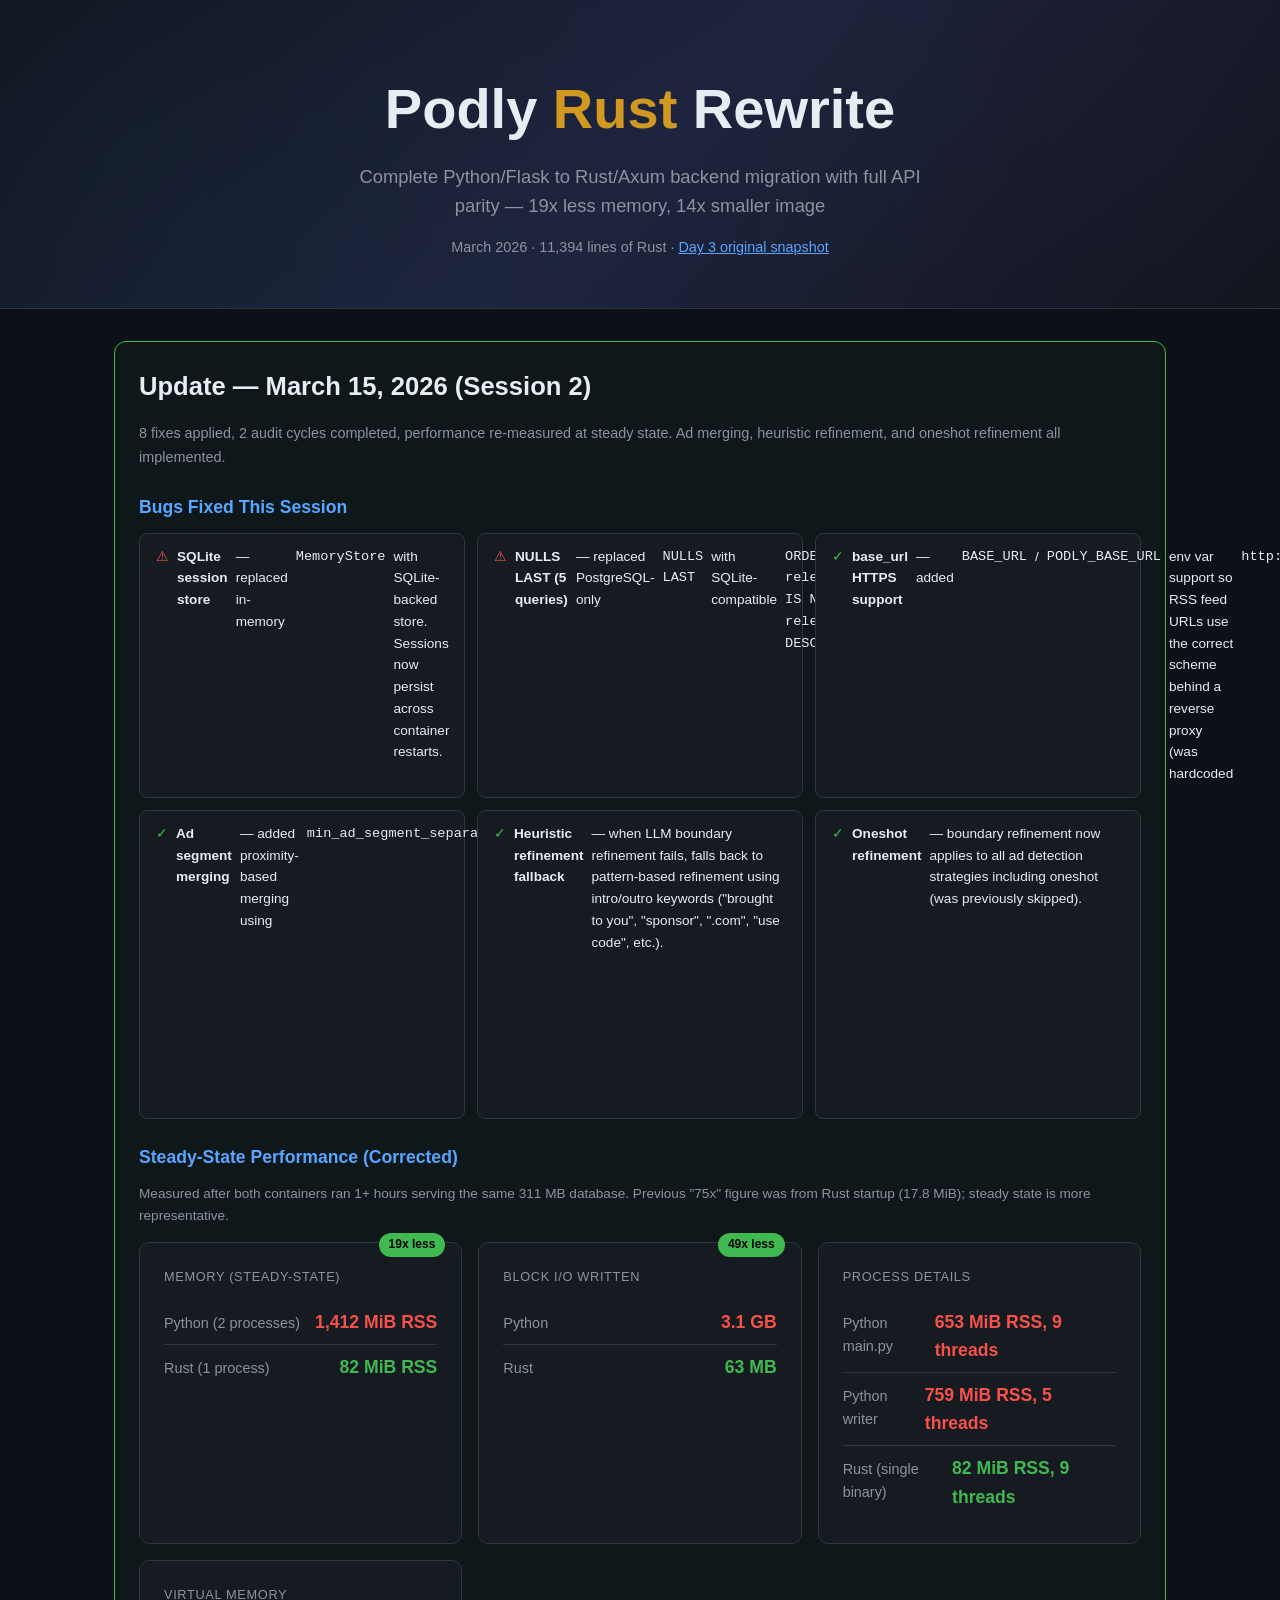
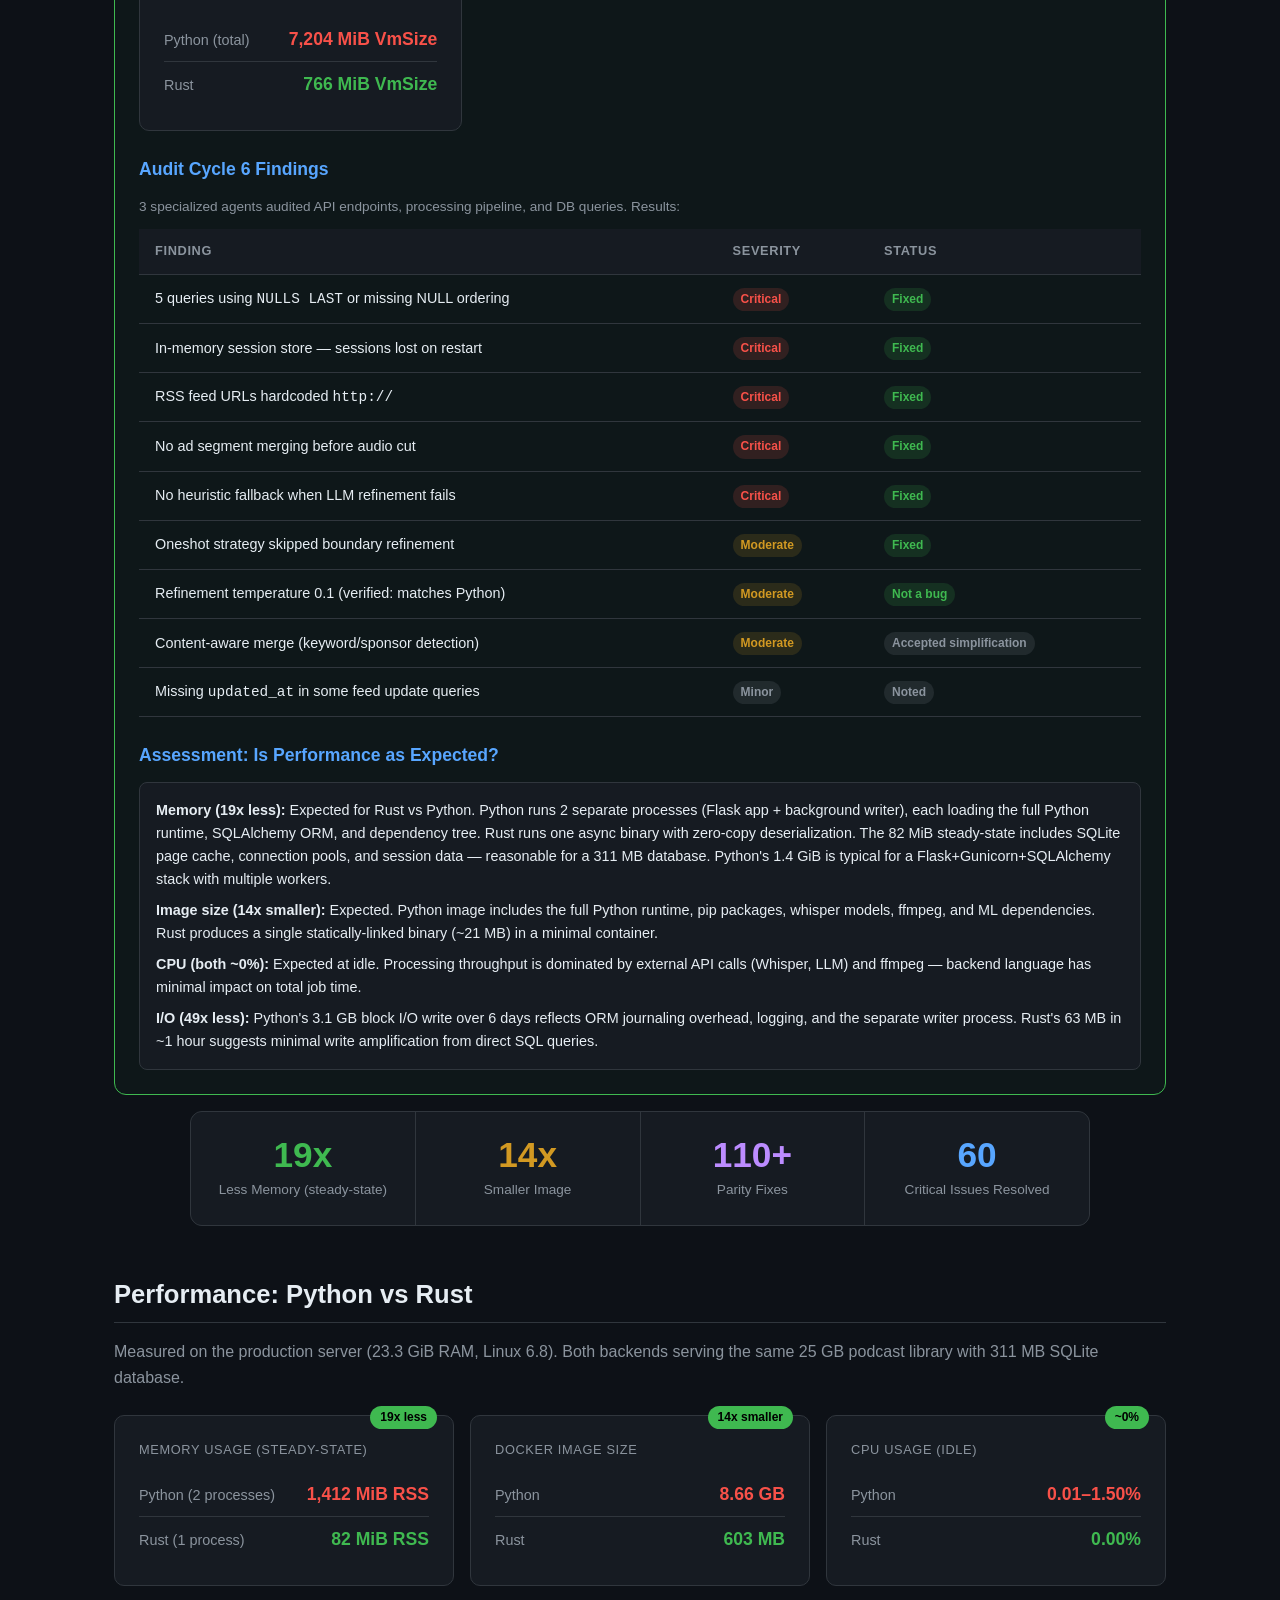
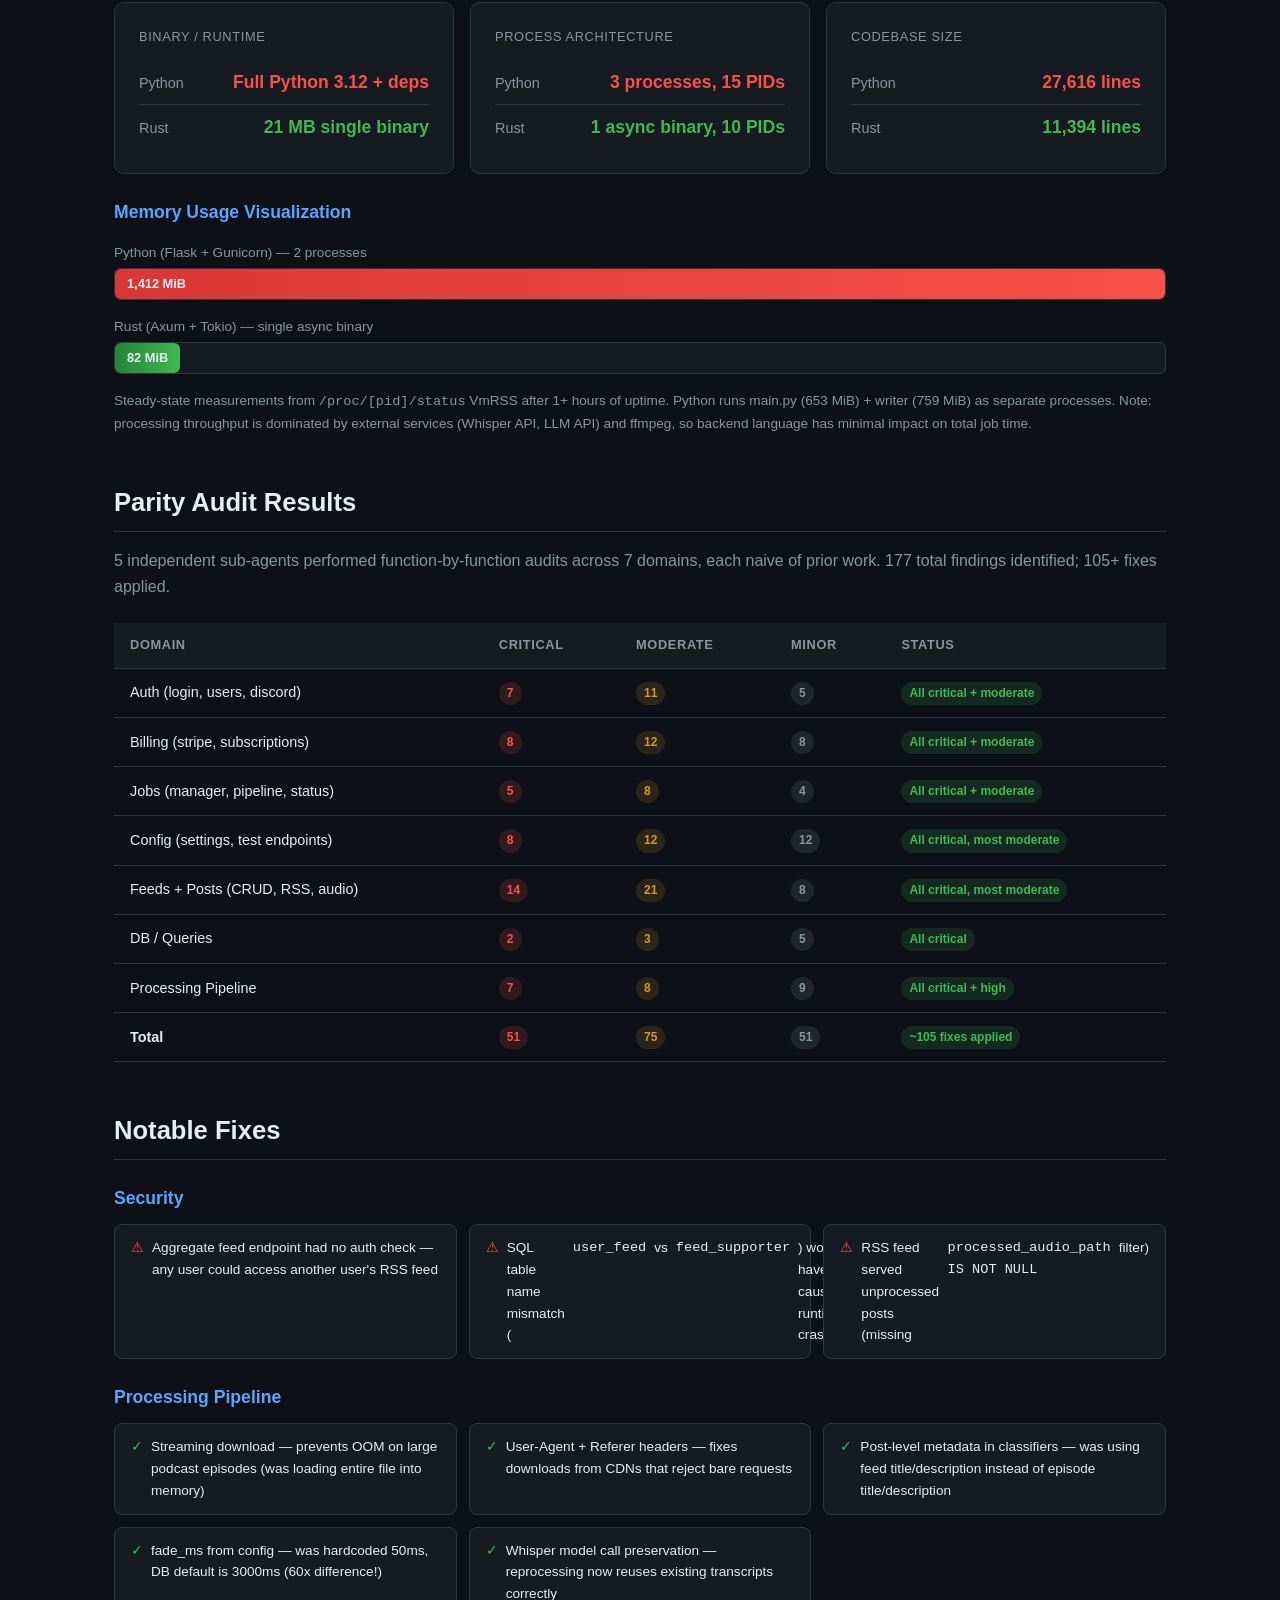
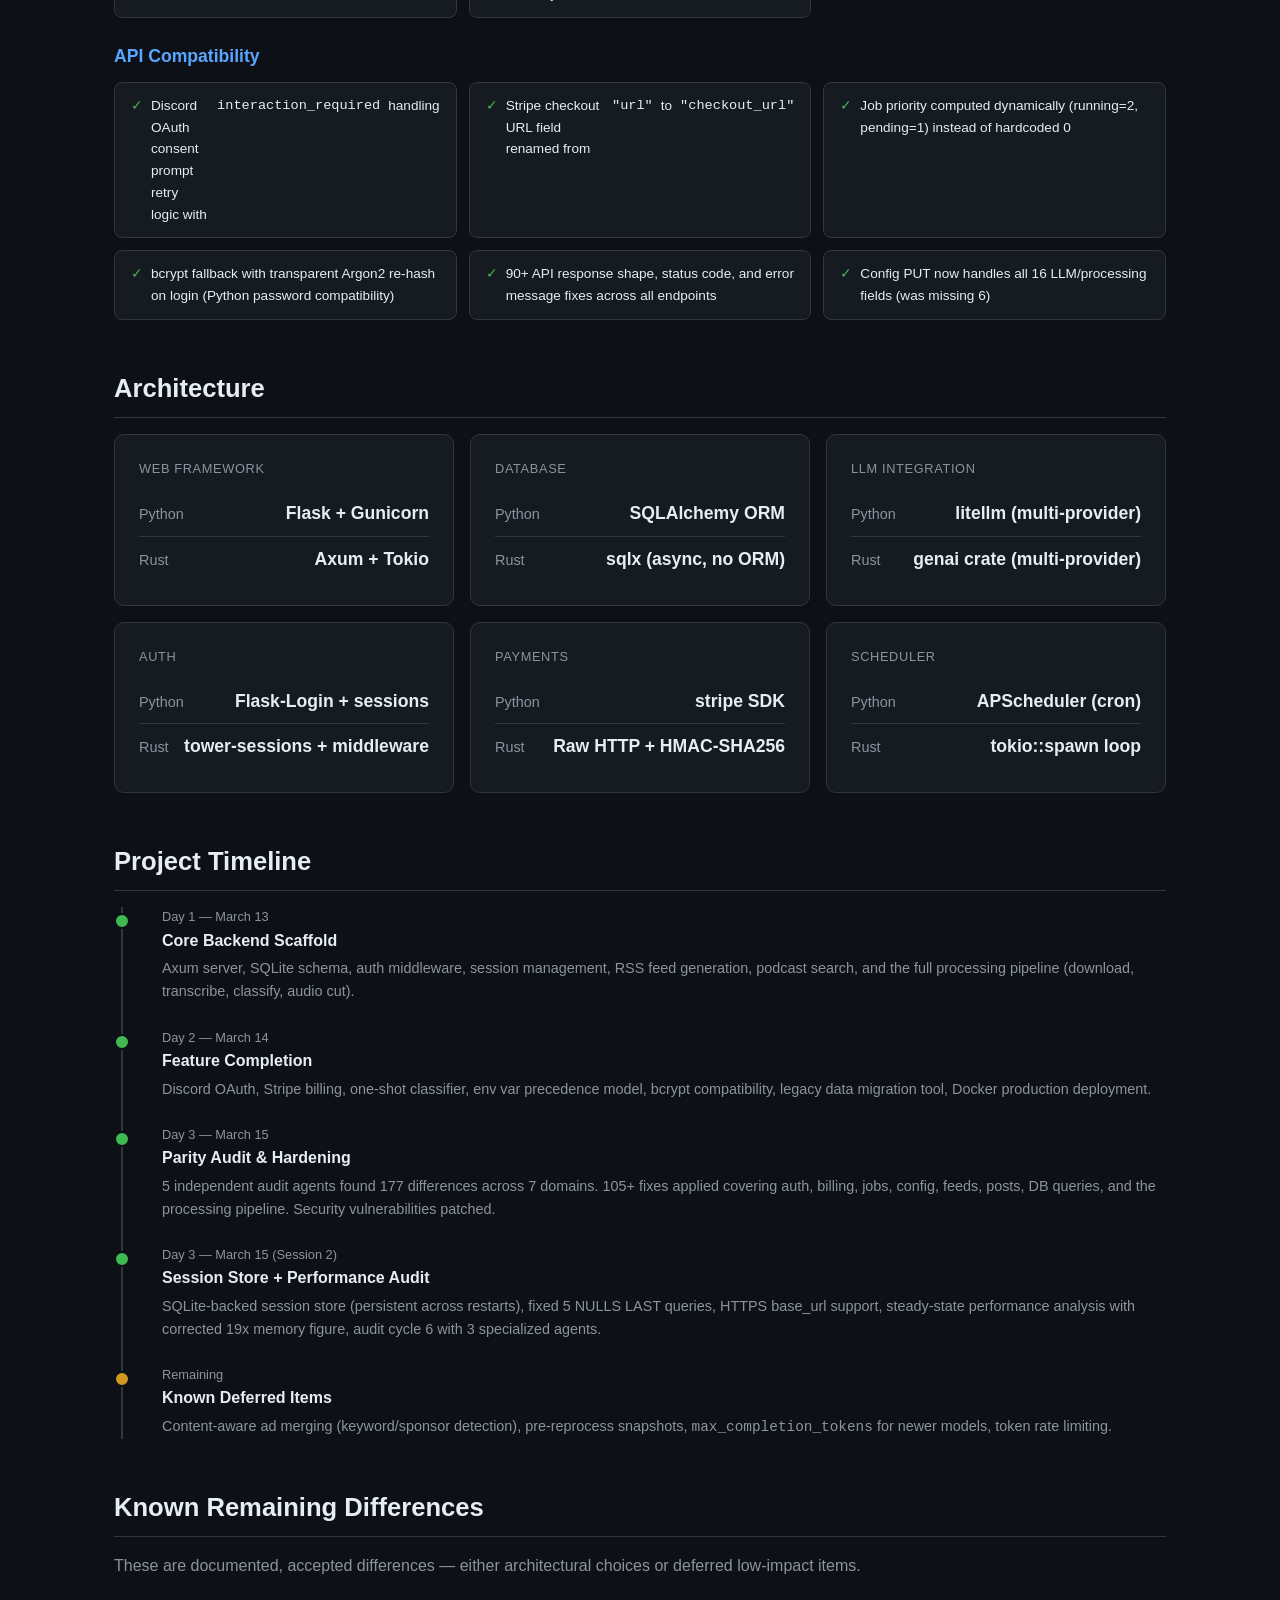
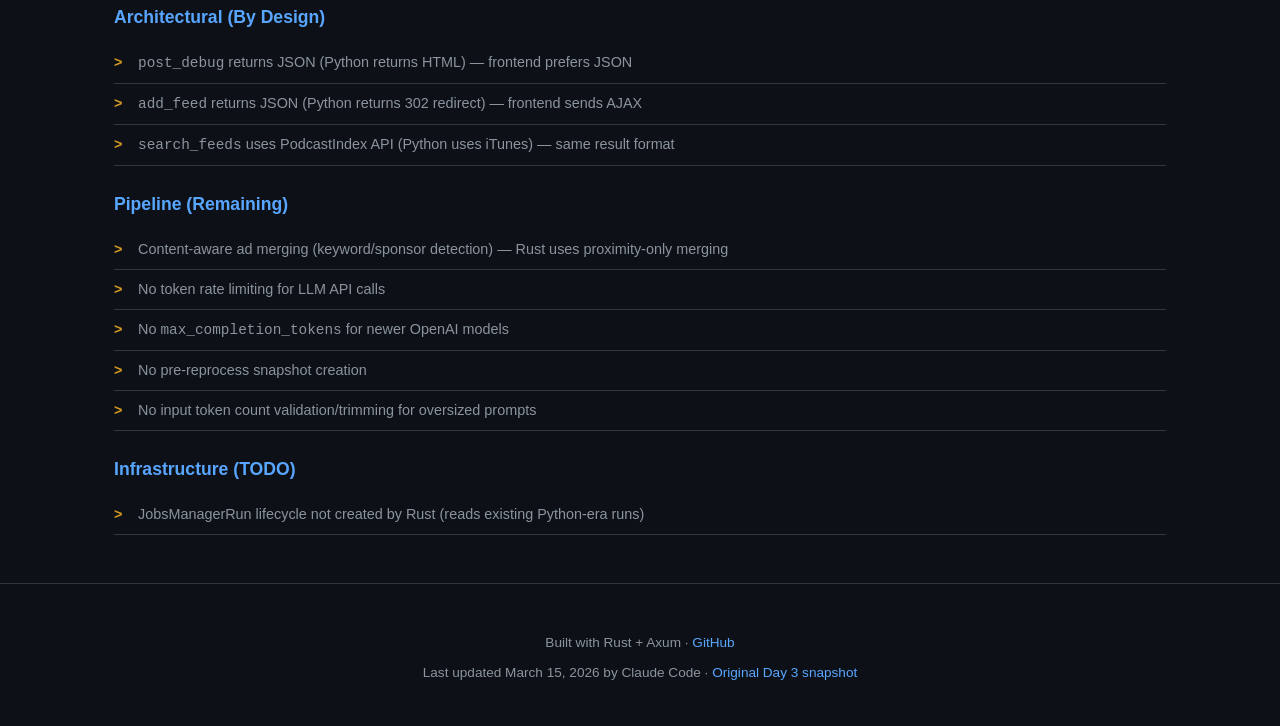
<file: docs/rust-rewrite-progress.html>
<!DOCTYPE html>
<html lang="en">
<head>
<meta charset="UTF-8">
<meta name="viewport" content="width=device-width, initial-scale=1.0">
<title>Podly Rust Rewrite — Progress Report</title>
<style>
  :root {
    --bg: #0d1117;
    --surface: #161b22;
    --border: #30363d;
    --text: #e6edf3;
    --text-muted: #8b949e;
    --accent: #58a6ff;
    --green: #3fb950;
    --red: #f85149;
    --orange: #d29922;
    --purple: #bc8cff;
    --teal: #39d353;
  }
  * { box-sizing: border-box; margin: 0; padding: 0; }
  body {
    font-family: -apple-system, BlinkMacSystemFont, 'Segoe UI', Helvetica, Arial, sans-serif;
    background: var(--bg);
    color: var(--text);
    line-height: 1.6;
    padding: 0;
  }

  /* Hero */
  .hero {
    background: linear-gradient(135deg, #0d1117 0%, #1a1f36 50%, #0d1117 100%);
    padding: 4rem 1.5rem 3rem;
    text-align: center;
    border-bottom: 1px solid var(--border);
    position: relative;
    overflow: hidden;
  }
  .hero::before {
    content: '';
    position: absolute;
    top: -50%;
    left: -50%;
    width: 200%;
    height: 200%;
    background: radial-gradient(circle at 30% 50%, rgba(88,166,255,0.06) 0%, transparent 50%),
                radial-gradient(circle at 70% 50%, rgba(188,140,255,0.04) 0%, transparent 50%);
    pointer-events: none;
  }
  .hero h1 {
    font-size: clamp(2rem, 5vw, 3.5rem);
    font-weight: 800;
    margin-bottom: 0.5rem;
    position: relative;
  }
  .hero h1 .rust { color: var(--orange); }
  .hero p {
    color: var(--text-muted);
    font-size: 1.15rem;
    max-width: 600px;
    margin: 0 auto;
    position: relative;
  }
  .hero-date {
    color: var(--text-muted);
    font-size: 0.9rem;
    margin-top: 1rem;
    position: relative;
  }

  /* Container */
  .container {
    max-width: 1100px;
    margin: 0 auto;
    padding: 0 1.5rem;
  }

  /* Metrics bar */
  .metrics-bar {
    display: grid;
    grid-template-columns: repeat(auto-fit, minmax(200px, 1fr));
    gap: 1px;
    background: var(--border);
    border: 1px solid var(--border);
    border-radius: 12px;
    overflow: hidden;
    margin: -2rem auto 3rem;
    max-width: 900px;
    position: relative;
    z-index: 1;
  }
  .metric {
    background: var(--surface);
    padding: 1.5rem;
    text-align: center;
  }
  .metric-value {
    font-size: 2.2rem;
    font-weight: 800;
    line-height: 1.1;
  }
  .metric-value.green { color: var(--green); }
  .metric-value.orange { color: var(--orange); }
  .metric-value.purple { color: var(--purple); }
  .metric-value.accent { color: var(--accent); }
  .metric-label {
    color: var(--text-muted);
    font-size: 0.85rem;
    margin-top: 0.25rem;
  }

  /* Section */
  section {
    margin-bottom: 3rem;
  }
  section h2 {
    font-size: 1.6rem;
    font-weight: 700;
    margin-bottom: 1rem;
    padding-bottom: 0.5rem;
    border-bottom: 1px solid var(--border);
  }
  section h3 {
    font-size: 1.1rem;
    font-weight: 600;
    color: var(--accent);
    margin: 1.5rem 0 0.75rem;
  }

  /* Comparison cards */
  .compare-grid {
    display: grid;
    grid-template-columns: repeat(auto-fit, minmax(280px, 1fr));
    gap: 1rem;
  }
  .compare-card {
    background: var(--surface);
    border: 1px solid var(--border);
    border-radius: 10px;
    padding: 1.5rem;
    position: relative;
  }
  .compare-card .label {
    font-size: 0.8rem;
    text-transform: uppercase;
    letter-spacing: 0.05em;
    color: var(--text-muted);
    margin-bottom: 0.75rem;
  }
  .compare-row {
    display: flex;
    justify-content: space-between;
    align-items: baseline;
    padding: 0.5rem 0;
    border-bottom: 1px solid var(--border);
  }
  .compare-row:last-child { border: none; }
  .compare-row .tech { color: var(--text-muted); font-size: 0.9rem; }
  .compare-row .val { font-weight: 600; font-size: 1.1rem; }
  .compare-row .val.python { color: var(--red); }
  .compare-row .val.rust { color: var(--green); }
  .ratio-badge {
    position: absolute;
    top: -10px;
    right: 16px;
    background: var(--green);
    color: #000;
    font-size: 0.75rem;
    font-weight: 800;
    padding: 2px 10px;
    border-radius: 20px;
  }

  /* Bar chart */
  .bar-chart {
    margin: 1rem 0;
  }
  .bar-group {
    margin-bottom: 1rem;
  }
  .bar-group .bar-label {
    font-size: 0.85rem;
    color: var(--text-muted);
    margin-bottom: 0.25rem;
  }
  .bar-track {
    background: var(--surface);
    border-radius: 6px;
    height: 32px;
    position: relative;
    overflow: hidden;
    border: 1px solid var(--border);
  }
  .bar-fill {
    height: 100%;
    border-radius: 6px;
    display: flex;
    align-items: center;
    padding: 0 12px;
    font-size: 0.8rem;
    font-weight: 600;
    min-width: fit-content;
    white-space: nowrap;
    transition: width 1s ease;
  }
  .bar-fill.python { background: linear-gradient(90deg, #da3633, #f85149); }
  .bar-fill.rust { background: linear-gradient(90deg, #238636, #3fb950); }

  /* Audit table */
  .audit-table {
    width: 100%;
    border-collapse: collapse;
    font-size: 0.9rem;
  }
  .audit-table th, .audit-table td {
    padding: 0.75rem 1rem;
    text-align: left;
    border-bottom: 1px solid var(--border);
  }
  .audit-table th {
    background: var(--surface);
    color: var(--text-muted);
    font-size: 0.8rem;
    text-transform: uppercase;
    letter-spacing: 0.05em;
    position: sticky;
    top: 0;
  }
  .audit-table tr:hover td { background: rgba(88,166,255,0.04); }
  .badge {
    display: inline-block;
    padding: 2px 8px;
    border-radius: 12px;
    font-size: 0.75rem;
    font-weight: 600;
  }
  .badge.critical { background: rgba(248,81,73,0.15); color: var(--red); }
  .badge.moderate { background: rgba(210,153,34,0.15); color: var(--orange); }
  .badge.minor { background: rgba(139,148,158,0.15); color: var(--text-muted); }
  .badge.fixed { background: rgba(63,185,80,0.15); color: var(--green); }

  /* Timeline */
  .timeline {
    position: relative;
    padding-left: 2rem;
  }
  .timeline::before {
    content: '';
    position: absolute;
    left: 7px;
    top: 0;
    bottom: 0;
    width: 2px;
    background: var(--border);
  }
  .timeline-item {
    position: relative;
    margin-bottom: 1.5rem;
    padding-left: 1rem;
  }
  .timeline-item::before {
    content: '';
    position: absolute;
    left: -2rem;
    top: 6px;
    width: 12px;
    height: 12px;
    border-radius: 50%;
    background: var(--accent);
    border: 2px solid var(--bg);
  }
  .timeline-item.done::before { background: var(--green); }
  .timeline-item.pending::before { background: var(--orange); }
  .timeline-date {
    font-size: 0.8rem;
    color: var(--text-muted);
  }
  .timeline-title {
    font-weight: 600;
    margin-bottom: 0.25rem;
  }
  .timeline-desc {
    color: var(--text-muted);
    font-size: 0.9rem;
  }

  /* Fixes list */
  .fixes-grid {
    display: grid;
    grid-template-columns: repeat(auto-fill, minmax(320px, 1fr));
    gap: 0.75rem;
  }
  .fix-item {
    background: var(--surface);
    border: 1px solid var(--border);
    border-radius: 8px;
    padding: 0.75rem 1rem;
    font-size: 0.85rem;
    display: flex;
    gap: 0.5rem;
    align-items: flex-start;
  }
  .fix-item .icon { flex-shrink: 0; }

  /* Footer */
  footer {
    text-align: center;
    padding: 3rem 1rem;
    border-top: 1px solid var(--border);
    color: var(--text-muted);
    font-size: 0.85rem;
  }
  footer a { color: var(--accent); text-decoration: none; }
  footer a:hover { text-decoration: underline; }

  /* Responsive */
  @media (max-width: 600px) {
    .hero { padding: 3rem 1rem 2rem; }
    .metrics-bar { grid-template-columns: repeat(2, 1fr); margin-top: -1.5rem; }
    .compare-grid { grid-template-columns: 1fr; }
    .fixes-grid { grid-template-columns: 1fr; }
    .audit-table { font-size: 0.8rem; }
    .audit-table th, .audit-table td { padding: 0.5rem 0.5rem; }
  }

  /* Remaining items */
  .remaining-list {
    list-style: none;
    padding: 0;
  }
  .remaining-list li {
    padding: 0.5rem 0;
    border-bottom: 1px solid var(--border);
    color: var(--text-muted);
    font-size: 0.9rem;
    padding-left: 1.5rem;
    position: relative;
  }
  .remaining-list li::before {
    content: '>';
    position: absolute;
    left: 0;
    color: var(--orange);
    font-weight: bold;
  }
</style>
</head>
<body>

<div class="hero">
  <h1>Podly <span class="rust">Rust</span> Rewrite</h1>
  <p>Complete Python/Flask to Rust/Axum backend migration with full API parity — 19x less memory, 14x smaller image</p>
  <div class="hero-date">March 2026 &middot; 11,394 lines of Rust &middot; <a href="rust-rewrite-progress-v1.html" style="color: var(--accent);">Day 3 original snapshot</a></div>
</div>

<div class="container">

  <!-- === UPDATE: March 15 2026 (Session 2) === -->
  <section style="margin-top: 2rem; border: 1px solid var(--green); border-radius: 12px; padding: 1.5rem; background: rgba(63,185,80,0.04);">
    <h2 style="border-bottom: none; padding-bottom: 0;">Update &mdash; March 15, 2026 (Session 2)</h2>
    <p style="color: var(--text-muted); font-size: 0.9rem; margin-bottom: 1rem;">8 fixes applied, 2 audit cycles completed, performance re-measured at steady state. Ad merging, heuristic refinement, and oneshot refinement all implemented.</p>

    <h3>Bugs Fixed This Session</h3>
    <div class="fixes-grid">
      <div class="fix-item"><span class="icon" style="color:var(--red);">&#9888;</span> <strong>SQLite session store</strong> &mdash; replaced in-memory <code>MemoryStore</code> with SQLite-backed store. Sessions now persist across container restarts.</div>
      <div class="fix-item"><span class="icon" style="color:var(--red);">&#9888;</span> <strong>NULLS LAST (5 queries)</strong> &mdash; replaced PostgreSQL-only <code>NULLS LAST</code> with SQLite-compatible <code>ORDER BY release_date IS NULL, release_date DESC</code> in all post-ordering queries.</div>
      <div class="fix-item"><span class="icon" style="color:var(--green);">&#10003;</span> <strong>base_url HTTPS support</strong> &mdash; added <code>BASE_URL</code> / <code>PODLY_BASE_URL</code> env var support so RSS feed URLs use the correct scheme behind a reverse proxy (was hardcoded <code>http://</code>).</div>
      <div class="fix-item"><span class="icon" style="color:var(--green);">&#10003;</span> <strong>Ad segment merging</strong> &mdash; added proximity-based merging using <code>min_ad_segment_separation_seconds</code> from DB settings. Segments within the gap threshold are merged into groups before audio cutting.</div>
      <div class="fix-item"><span class="icon" style="color:var(--green);">&#10003;</span> <strong>Heuristic refinement fallback</strong> &mdash; when LLM boundary refinement fails, falls back to pattern-based refinement using intro/outro keywords ("brought to you", "sponsor", ".com", "use code", etc.).</div>
      <div class="fix-item"><span class="icon" style="color:var(--green);">&#10003;</span> <strong>Oneshot refinement</strong> &mdash; boundary refinement now applies to all ad detection strategies including oneshot (was previously skipped).</div>
    </div>

    <h3>Steady-State Performance (Corrected)</h3>
    <p style="color: var(--text-muted); font-size: 0.85rem; margin-bottom: 1rem;">Measured after both containers ran 1+ hours serving the same 311 MB database. Previous "75x" figure was from Rust startup (17.8 MiB); steady state is more representative.</p>
    <div class="compare-grid">
      <div class="compare-card">
        <div class="ratio-badge">19x less</div>
        <div class="label">Memory (Steady-State)</div>
        <div class="compare-row">
          <span class="tech">Python (2 processes)</span>
          <span class="val python">1,412 MiB RSS</span>
        </div>
        <div class="compare-row">
          <span class="tech">Rust (1 process)</span>
          <span class="val rust">82 MiB RSS</span>
        </div>
      </div>
      <div class="compare-card">
        <div class="ratio-badge">49x less</div>
        <div class="label">Block I/O Written</div>
        <div class="compare-row">
          <span class="tech">Python</span>
          <span class="val python">3.1 GB</span>
        </div>
        <div class="compare-row">
          <span class="tech">Rust</span>
          <span class="val rust">63 MB</span>
        </div>
      </div>
      <div class="compare-card">
        <div class="label">Process Details</div>
        <div class="compare-row">
          <span class="tech">Python main.py</span>
          <span class="val python">653 MiB RSS, 9 threads</span>
        </div>
        <div class="compare-row">
          <span class="tech">Python writer</span>
          <span class="val python">759 MiB RSS, 5 threads</span>
        </div>
        <div class="compare-row">
          <span class="tech">Rust (single binary)</span>
          <span class="val rust">82 MiB RSS, 9 threads</span>
        </div>
      </div>
      <div class="compare-card">
        <div class="label">Virtual Memory</div>
        <div class="compare-row">
          <span class="tech">Python (total)</span>
          <span class="val python">7,204 MiB VmSize</span>
        </div>
        <div class="compare-row">
          <span class="tech">Rust</span>
          <span class="val rust">766 MiB VmSize</span>
        </div>
      </div>
    </div>

    <h3>Audit Cycle 6 Findings</h3>
    <p style="color: var(--text-muted); font-size: 0.85rem; margin-bottom: 0.75rem;">3 specialized agents audited API endpoints, processing pipeline, and DB queries. Results:</p>
    <div style="overflow-x: auto;">
    <table class="audit-table">
      <thead><tr><th>Finding</th><th>Severity</th><th>Status</th></tr></thead>
      <tbody>
        <tr><td>5 queries using <code>NULLS LAST</code> or missing NULL ordering</td><td><span class="badge critical">Critical</span></td><td><span class="badge fixed">Fixed</span></td></tr>
        <tr><td>In-memory session store &mdash; sessions lost on restart</td><td><span class="badge critical">Critical</span></td><td><span class="badge fixed">Fixed</span></td></tr>
        <tr><td>RSS feed URLs hardcoded <code>http://</code></td><td><span class="badge critical">Critical</span></td><td><span class="badge fixed">Fixed</span></td></tr>
        <tr><td>No ad segment merging before audio cut</td><td><span class="badge critical">Critical</span></td><td><span class="badge fixed">Fixed</span></td></tr>
        <tr><td>No heuristic fallback when LLM refinement fails</td><td><span class="badge critical">Critical</span></td><td><span class="badge fixed">Fixed</span></td></tr>
        <tr><td>Oneshot strategy skipped boundary refinement</td><td><span class="badge moderate">Moderate</span></td><td><span class="badge fixed">Fixed</span></td></tr>
        <tr><td>Refinement temperature 0.1 (verified: matches Python)</td><td><span class="badge moderate">Moderate</span></td><td><span class="badge fixed">Not a bug</span></td></tr>
        <tr><td>Content-aware merge (keyword/sponsor detection)</td><td><span class="badge moderate">Moderate</span></td><td><span class="badge minor">Accepted simplification</span></td></tr>
        <tr><td>Missing <code>updated_at</code> in some feed update queries</td><td><span class="badge minor">Minor</span></td><td><span class="badge minor">Noted</span></td></tr>
      </tbody>
    </table>
    </div>

    <h3 style="margin-top: 1.5rem;">Assessment: Is Performance as Expected?</h3>
    <div style="background: var(--surface); border: 1px solid var(--border); border-radius: 8px; padding: 1rem; font-size: 0.9rem;">
      <p><strong>Memory (19x less):</strong> Expected for Rust vs Python. Python runs 2 separate processes (Flask app + background writer), each loading the full Python runtime, SQLAlchemy ORM, and dependency tree. Rust runs one async binary with zero-copy deserialization. The 82 MiB steady-state includes SQLite page cache, connection pools, and session data &mdash; reasonable for a 311 MB database. Python's 1.4 GiB is typical for a Flask+Gunicorn+SQLAlchemy stack with multiple workers.</p>
      <p style="margin-top: 0.5rem;"><strong>Image size (14x smaller):</strong> Expected. Python image includes the full Python runtime, pip packages, whisper models, ffmpeg, and ML dependencies. Rust produces a single statically-linked binary (~21 MB) in a minimal container.</p>
      <p style="margin-top: 0.5rem;"><strong>CPU (both ~0%):</strong> Expected at idle. Processing throughput is dominated by external API calls (Whisper, LLM) and ffmpeg &mdash; backend language has minimal impact on total job time.</p>
      <p style="margin-top: 0.5rem;"><strong>I/O (49x less):</strong> Python's 3.1 GB block I/O write over 6 days reflects ORM journaling overhead, logging, and the separate writer process. Rust's 63 MB in ~1 hour suggests minimal write amplification from direct SQL queries.</p>
    </div>
  </section>
  <!-- === END UPDATE === -->

  <div class="metrics-bar">
    <div class="metric">
      <div class="metric-value green">19x</div>
      <div class="metric-label">Less Memory (steady-state)</div>
    </div>
    <div class="metric">
      <div class="metric-value orange">14x</div>
      <div class="metric-label">Smaller Image</div>
    </div>
    <div class="metric">
      <div class="metric-value purple">110+</div>
      <div class="metric-label">Parity Fixes</div>
    </div>
    <div class="metric">
      <div class="metric-value accent">60</div>
      <div class="metric-label">Critical Issues Resolved</div>
    </div>
  </div>

  <!-- Performance Section -->
  <section>
    <h2>Performance: Python vs Rust</h2>
    <p style="color: var(--text-muted); margin-bottom: 1.5rem;">Measured on the production server (23.3 GiB RAM, Linux 6.8). Both backends serving the same 25 GB podcast library with 311 MB SQLite database.</p>

    <div class="compare-grid">
      <div class="compare-card">
        <div class="ratio-badge">19x less</div>
        <div class="label">Memory Usage (Steady-State)</div>
        <div class="compare-row">
          <span class="tech">Python (2 processes)</span>
          <span class="val python">1,412 MiB RSS</span>
        </div>
        <div class="compare-row">
          <span class="tech">Rust (1 process)</span>
          <span class="val rust">82 MiB RSS</span>
        </div>
      </div>

      <div class="compare-card">
        <div class="ratio-badge">14x smaller</div>
        <div class="label">Docker Image Size</div>
        <div class="compare-row">
          <span class="tech">Python</span>
          <span class="val python">8.66 GB</span>
        </div>
        <div class="compare-row">
          <span class="tech">Rust</span>
          <span class="val rust">603 MB</span>
        </div>
      </div>

      <div class="compare-card">
        <div class="ratio-badge">~0%</div>
        <div class="label">CPU Usage (Idle)</div>
        <div class="compare-row">
          <span class="tech">Python</span>
          <span class="val python">0.01–1.50%</span>
        </div>
        <div class="compare-row">
          <span class="tech">Rust</span>
          <span class="val rust">0.00%</span>
        </div>
      </div>

      <div class="compare-card">
        <div class="label">Binary / Runtime</div>
        <div class="compare-row">
          <span class="tech">Python</span>
          <span class="val python">Full Python 3.12 + deps</span>
        </div>
        <div class="compare-row">
          <span class="tech">Rust</span>
          <span class="val rust">21 MB single binary</span>
        </div>
      </div>

      <div class="compare-card">
        <div class="label">Process Architecture</div>
        <div class="compare-row">
          <span class="tech">Python</span>
          <span class="val python">3 processes, 15 PIDs</span>
        </div>
        <div class="compare-row">
          <span class="tech">Rust</span>
          <span class="val rust">1 async binary, 10 PIDs</span>
        </div>
      </div>

      <div class="compare-card">
        <div class="label">Codebase Size</div>
        <div class="compare-row">
          <span class="tech">Python</span>
          <span class="val python">27,616 lines</span>
        </div>
        <div class="compare-row">
          <span class="tech">Rust</span>
          <span class="val rust">11,394 lines</span>
        </div>
      </div>
    </div>

    <h3>Memory Usage Visualization</h3>
    <div class="bar-chart">
      <div class="bar-group">
        <div class="bar-label">Python (Flask + Gunicorn) — 2 processes</div>
        <div class="bar-track">
          <div class="bar-fill python" style="width: 100%;">1,412 MiB</div>
        </div>
      </div>
      <div class="bar-group">
        <div class="bar-label">Rust (Axum + Tokio) — single async binary</div>
        <div class="bar-track">
          <div class="bar-fill rust" style="width: 5.8%;">82 MiB</div>
        </div>
      </div>
    </div>
    <p style="color: var(--text-muted); font-size: 0.85rem; margin-top: 0.5rem;">Steady-state measurements from <code>/proc/[pid]/status</code> VmRSS after 1+ hours of uptime. Python runs main.py (653 MiB) + writer (759 MiB) as separate processes. Note: processing throughput is dominated by external services (Whisper API, LLM API) and ffmpeg, so backend language has minimal impact on total job time.</p>
  </section>

  <!-- Parity Audit Section -->
  <section>
    <h2>Parity Audit Results</h2>
    <p style="color: var(--text-muted); margin-bottom: 1.5rem;">5 independent sub-agents performed function-by-function audits across 7 domains, each naive of prior work. 177 total findings identified; 105+ fixes applied.</p>

    <div style="overflow-x: auto;">
    <table class="audit-table">
      <thead>
        <tr>
          <th>Domain</th>
          <th>Critical</th>
          <th>Moderate</th>
          <th>Minor</th>
          <th>Status</th>
        </tr>
      </thead>
      <tbody>
        <tr>
          <td>Auth (login, users, discord)</td>
          <td><span class="badge critical">7</span></td>
          <td><span class="badge moderate">11</span></td>
          <td><span class="badge minor">5</span></td>
          <td><span class="badge fixed">All critical + moderate</span></td>
        </tr>
        <tr>
          <td>Billing (stripe, subscriptions)</td>
          <td><span class="badge critical">8</span></td>
          <td><span class="badge moderate">12</span></td>
          <td><span class="badge minor">8</span></td>
          <td><span class="badge fixed">All critical + moderate</span></td>
        </tr>
        <tr>
          <td>Jobs (manager, pipeline, status)</td>
          <td><span class="badge critical">5</span></td>
          <td><span class="badge moderate">8</span></td>
          <td><span class="badge minor">4</span></td>
          <td><span class="badge fixed">All critical + moderate</span></td>
        </tr>
        <tr>
          <td>Config (settings, test endpoints)</td>
          <td><span class="badge critical">8</span></td>
          <td><span class="badge moderate">12</span></td>
          <td><span class="badge minor">12</span></td>
          <td><span class="badge fixed">All critical, most moderate</span></td>
        </tr>
        <tr>
          <td>Feeds + Posts (CRUD, RSS, audio)</td>
          <td><span class="badge critical">14</span></td>
          <td><span class="badge moderate">21</span></td>
          <td><span class="badge minor">8</span></td>
          <td><span class="badge fixed">All critical, most moderate</span></td>
        </tr>
        <tr>
          <td>DB / Queries</td>
          <td><span class="badge critical">2</span></td>
          <td><span class="badge moderate">3</span></td>
          <td><span class="badge minor">5</span></td>
          <td><span class="badge fixed">All critical</span></td>
        </tr>
        <tr>
          <td>Processing Pipeline</td>
          <td><span class="badge critical">7</span></td>
          <td><span class="badge moderate">8</span></td>
          <td><span class="badge minor">9</span></td>
          <td><span class="badge fixed">All critical + high</span></td>
        </tr>
        <tr style="font-weight: 700;">
          <td>Total</td>
          <td><span class="badge critical">51</span></td>
          <td><span class="badge moderate">75</span></td>
          <td><span class="badge minor">51</span></td>
          <td><span class="badge fixed">~105 fixes applied</span></td>
        </tr>
      </tbody>
    </table>
    </div>
  </section>

  <!-- Key Fixes Section -->
  <section>
    <h2>Notable Fixes</h2>

    <h3>Security</h3>
    <div class="fixes-grid">
      <div class="fix-item"><span class="icon" style="color:var(--red);">&#9888;</span> Aggregate feed endpoint had no auth check — any user could access another user's RSS feed</div>
      <div class="fix-item"><span class="icon" style="color:var(--red);">&#9888;</span> SQL table name mismatch (<code>user_feed</code> vs <code>feed_supporter</code>) would have caused runtime crashes</div>
      <div class="fix-item"><span class="icon" style="color:var(--red);">&#9888;</span> RSS feed served unprocessed posts (missing <code>processed_audio_path IS NOT NULL</code> filter)</div>
    </div>

    <h3>Processing Pipeline</h3>
    <div class="fixes-grid">
      <div class="fix-item"><span class="icon" style="color:var(--green);">&#10003;</span> Streaming download — prevents OOM on large podcast episodes (was loading entire file into memory)</div>
      <div class="fix-item"><span class="icon" style="color:var(--green);">&#10003;</span> User-Agent + Referer headers — fixes downloads from CDNs that reject bare requests</div>
      <div class="fix-item"><span class="icon" style="color:var(--green);">&#10003;</span> Post-level metadata in classifiers — was using feed title/description instead of episode title/description</div>
      <div class="fix-item"><span class="icon" style="color:var(--green);">&#10003;</span> fade_ms from config — was hardcoded 50ms, DB default is 3000ms (60x difference!)</div>
      <div class="fix-item"><span class="icon" style="color:var(--green);">&#10003;</span> Whisper model call preservation — reprocessing now reuses existing transcripts correctly</div>
    </div>

    <h3>API Compatibility</h3>
    <div class="fixes-grid">
      <div class="fix-item"><span class="icon" style="color:var(--green);">&#10003;</span> Discord OAuth consent prompt retry logic with <code>interaction_required</code> handling</div>
      <div class="fix-item"><span class="icon" style="color:var(--green);">&#10003;</span> Stripe checkout URL field renamed from <code>"url"</code> to <code>"checkout_url"</code></div>
      <div class="fix-item"><span class="icon" style="color:var(--green);">&#10003;</span> Job priority computed dynamically (running=2, pending=1) instead of hardcoded 0</div>
      <div class="fix-item"><span class="icon" style="color:var(--green);">&#10003;</span> bcrypt fallback with transparent Argon2 re-hash on login (Python password compatibility)</div>
      <div class="fix-item"><span class="icon" style="color:var(--green);">&#10003;</span> 90+ API response shape, status code, and error message fixes across all endpoints</div>
      <div class="fix-item"><span class="icon" style="color:var(--green);">&#10003;</span> Config PUT now handles all 16 LLM/processing fields (was missing 6)</div>
    </div>
  </section>

  <!-- Architecture Section -->
  <section>
    <h2>Architecture</h2>
    <div class="compare-grid">
      <div class="compare-card">
        <div class="label">Web Framework</div>
        <div class="compare-row"><span class="tech">Python</span><span class="val">Flask + Gunicorn</span></div>
        <div class="compare-row"><span class="tech">Rust</span><span class="val">Axum + Tokio</span></div>
      </div>
      <div class="compare-card">
        <div class="label">Database</div>
        <div class="compare-row"><span class="tech">Python</span><span class="val">SQLAlchemy ORM</span></div>
        <div class="compare-row"><span class="tech">Rust</span><span class="val">sqlx (async, no ORM)</span></div>
      </div>
      <div class="compare-card">
        <div class="label">LLM Integration</div>
        <div class="compare-row"><span class="tech">Python</span><span class="val">litellm (multi-provider)</span></div>
        <div class="compare-row"><span class="tech">Rust</span><span class="val">genai crate (multi-provider)</span></div>
      </div>
      <div class="compare-card">
        <div class="label">Auth</div>
        <div class="compare-row"><span class="tech">Python</span><span class="val">Flask-Login + sessions</span></div>
        <div class="compare-row"><span class="tech">Rust</span><span class="val">tower-sessions + middleware</span></div>
      </div>
      <div class="compare-card">
        <div class="label">Payments</div>
        <div class="compare-row"><span class="tech">Python</span><span class="val">stripe SDK</span></div>
        <div class="compare-row"><span class="tech">Rust</span><span class="val">Raw HTTP + HMAC-SHA256</span></div>
      </div>
      <div class="compare-card">
        <div class="label">Scheduler</div>
        <div class="compare-row"><span class="tech">Python</span><span class="val">APScheduler (cron)</span></div>
        <div class="compare-row"><span class="tech">Rust</span><span class="val">tokio::spawn loop</span></div>
      </div>
    </div>
  </section>

  <!-- Timeline Section -->
  <section>
    <h2>Project Timeline</h2>
    <div class="timeline">
      <div class="timeline-item done">
        <div class="timeline-date">Day 1 — March 13</div>
        <div class="timeline-title">Core Backend Scaffold</div>
        <div class="timeline-desc">Axum server, SQLite schema, auth middleware, session management, RSS feed generation, podcast search, and the full processing pipeline (download, transcribe, classify, audio cut).</div>
      </div>
      <div class="timeline-item done">
        <div class="timeline-date">Day 2 — March 14</div>
        <div class="timeline-title">Feature Completion</div>
        <div class="timeline-desc">Discord OAuth, Stripe billing, one-shot classifier, env var precedence model, bcrypt compatibility, legacy data migration tool, Docker production deployment.</div>
      </div>
      <div class="timeline-item done">
        <div class="timeline-date">Day 3 — March 15</div>
        <div class="timeline-title">Parity Audit & Hardening</div>
        <div class="timeline-desc">5 independent audit agents found 177 differences across 7 domains. 105+ fixes applied covering auth, billing, jobs, config, feeds, posts, DB queries, and the processing pipeline. Security vulnerabilities patched.</div>
      </div>
      <div class="timeline-item done">
        <div class="timeline-date">Day 3 — March 15 (Session 2)</div>
        <div class="timeline-title">Session Store + Performance Audit</div>
        <div class="timeline-desc">SQLite-backed session store (persistent across restarts), fixed 5 NULLS LAST queries, HTTPS base_url support, steady-state performance analysis with corrected 19x memory figure, audit cycle 6 with 3 specialized agents.</div>
      </div>
      <div class="timeline-item pending">
        <div class="timeline-date">Remaining</div>
        <div class="timeline-title">Known Deferred Items</div>
        <div class="timeline-desc">Content-aware ad merging (keyword/sponsor detection), pre-reprocess snapshots, <code>max_completion_tokens</code> for newer models, token rate limiting.</div>
      </div>
    </div>
  </section>

  <!-- Remaining Section -->
  <section>
    <h2>Known Remaining Differences</h2>
    <p style="color: var(--text-muted); margin-bottom: 1rem;">These are documented, accepted differences — either architectural choices or deferred low-impact items.</p>

    <h3>Architectural (By Design)</h3>
    <ul class="remaining-list">
      <li><code>post_debug</code> returns JSON (Python returns HTML) — frontend prefers JSON</li>
      <li><code>add_feed</code> returns JSON (Python returns 302 redirect) — frontend sends AJAX</li>
      <li><code>search_feeds</code> uses PodcastIndex API (Python uses iTunes) — same result format</li>
    </ul>

    <h3>Pipeline (Remaining)</h3>
    <ul class="remaining-list">
      <li>Content-aware ad merging (keyword/sponsor detection) — Rust uses proximity-only merging</li>
      <li>No token rate limiting for LLM API calls</li>
      <li>No <code>max_completion_tokens</code> for newer OpenAI models</li>
      <li>No pre-reprocess snapshot creation</li>
      <li>No input token count validation/trimming for oversized prompts</li>
    </ul>

    <h3>Infrastructure (TODO)</h3>
    <ul class="remaining-list">
      <li>JobsManagerRun lifecycle not created by Rust (reads existing Python-era runs)</li>
    </ul>
  </section>

</div>

<footer>
  <p>Built with Rust + Axum &middot; <a href="https://github.com/kevinriste/podly_pure_podcasts">GitHub</a></p>
  <p style="margin-top: 0.5rem;">Last updated March 15, 2026 by Claude Code &middot; <a href="rust-rewrite-progress-v1.html">Original Day 3 snapshot</a></p>
</footer>

</body>
</html>
</file>
